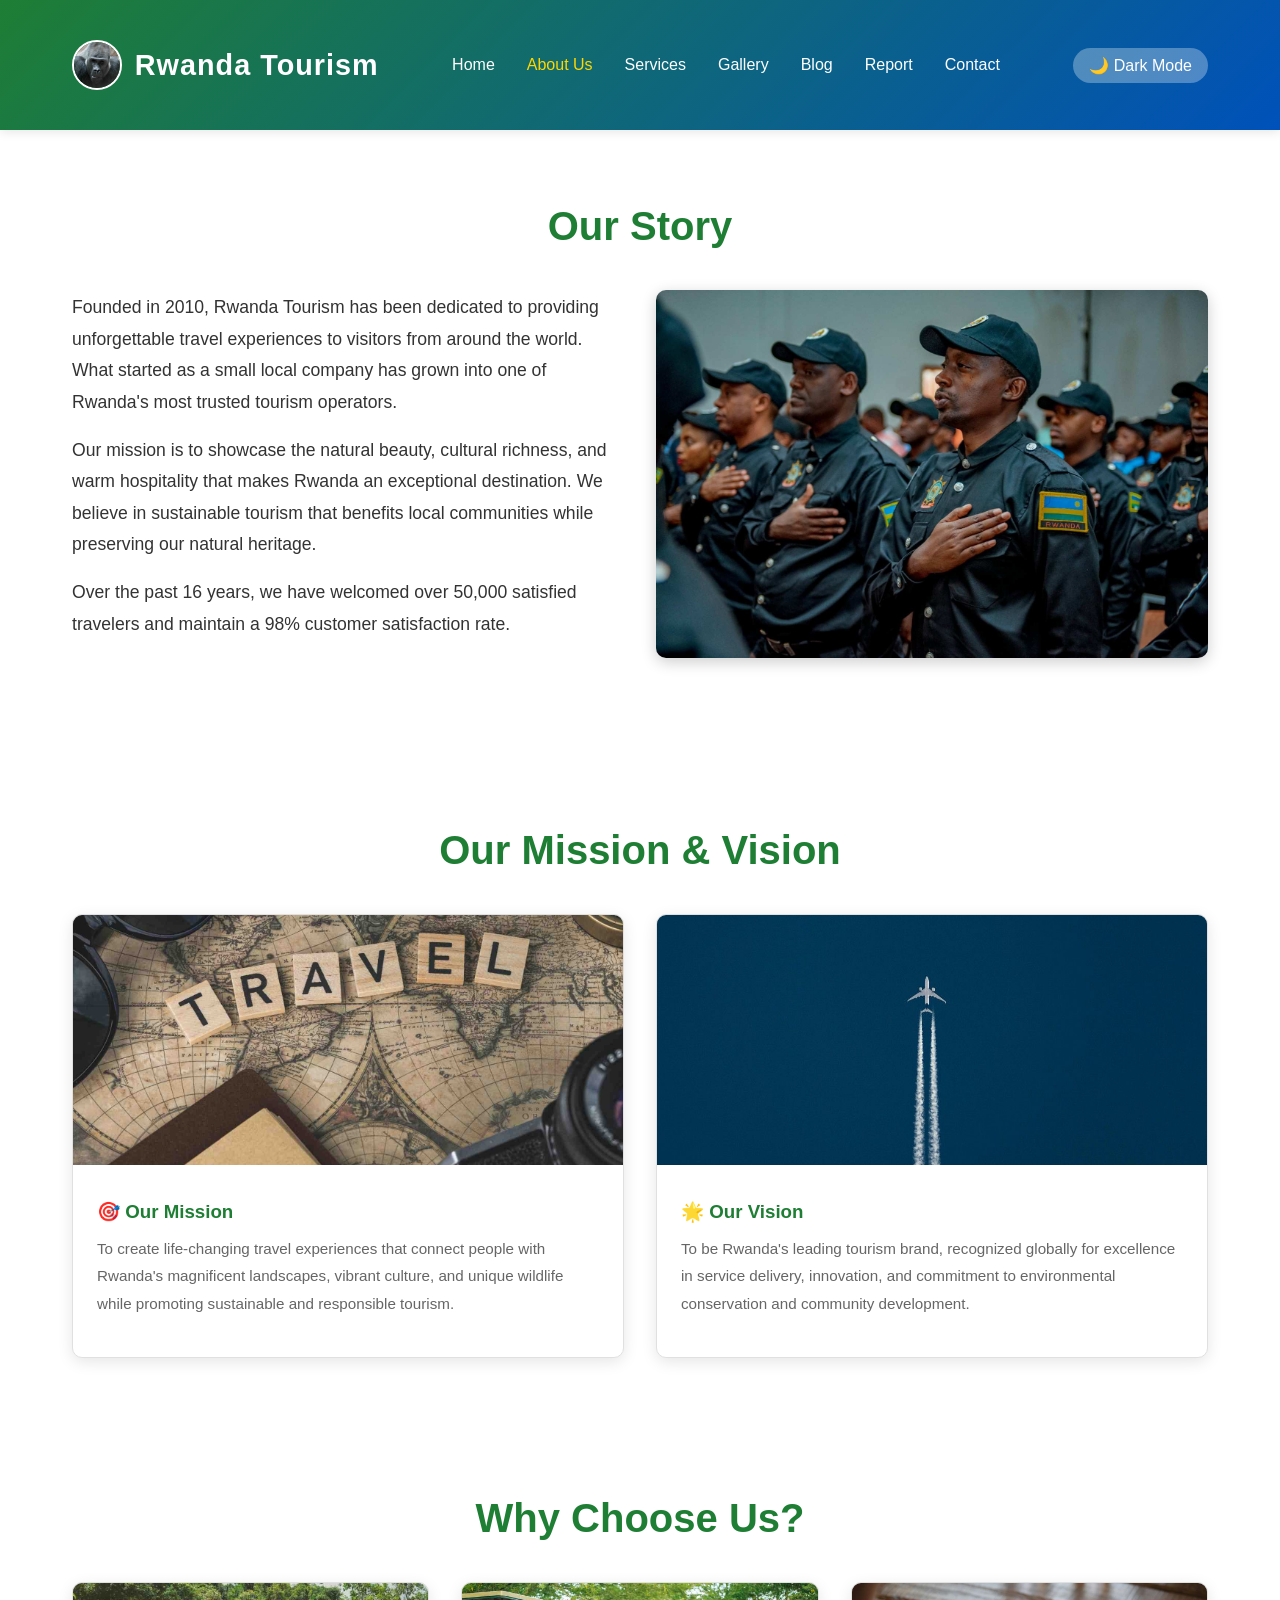
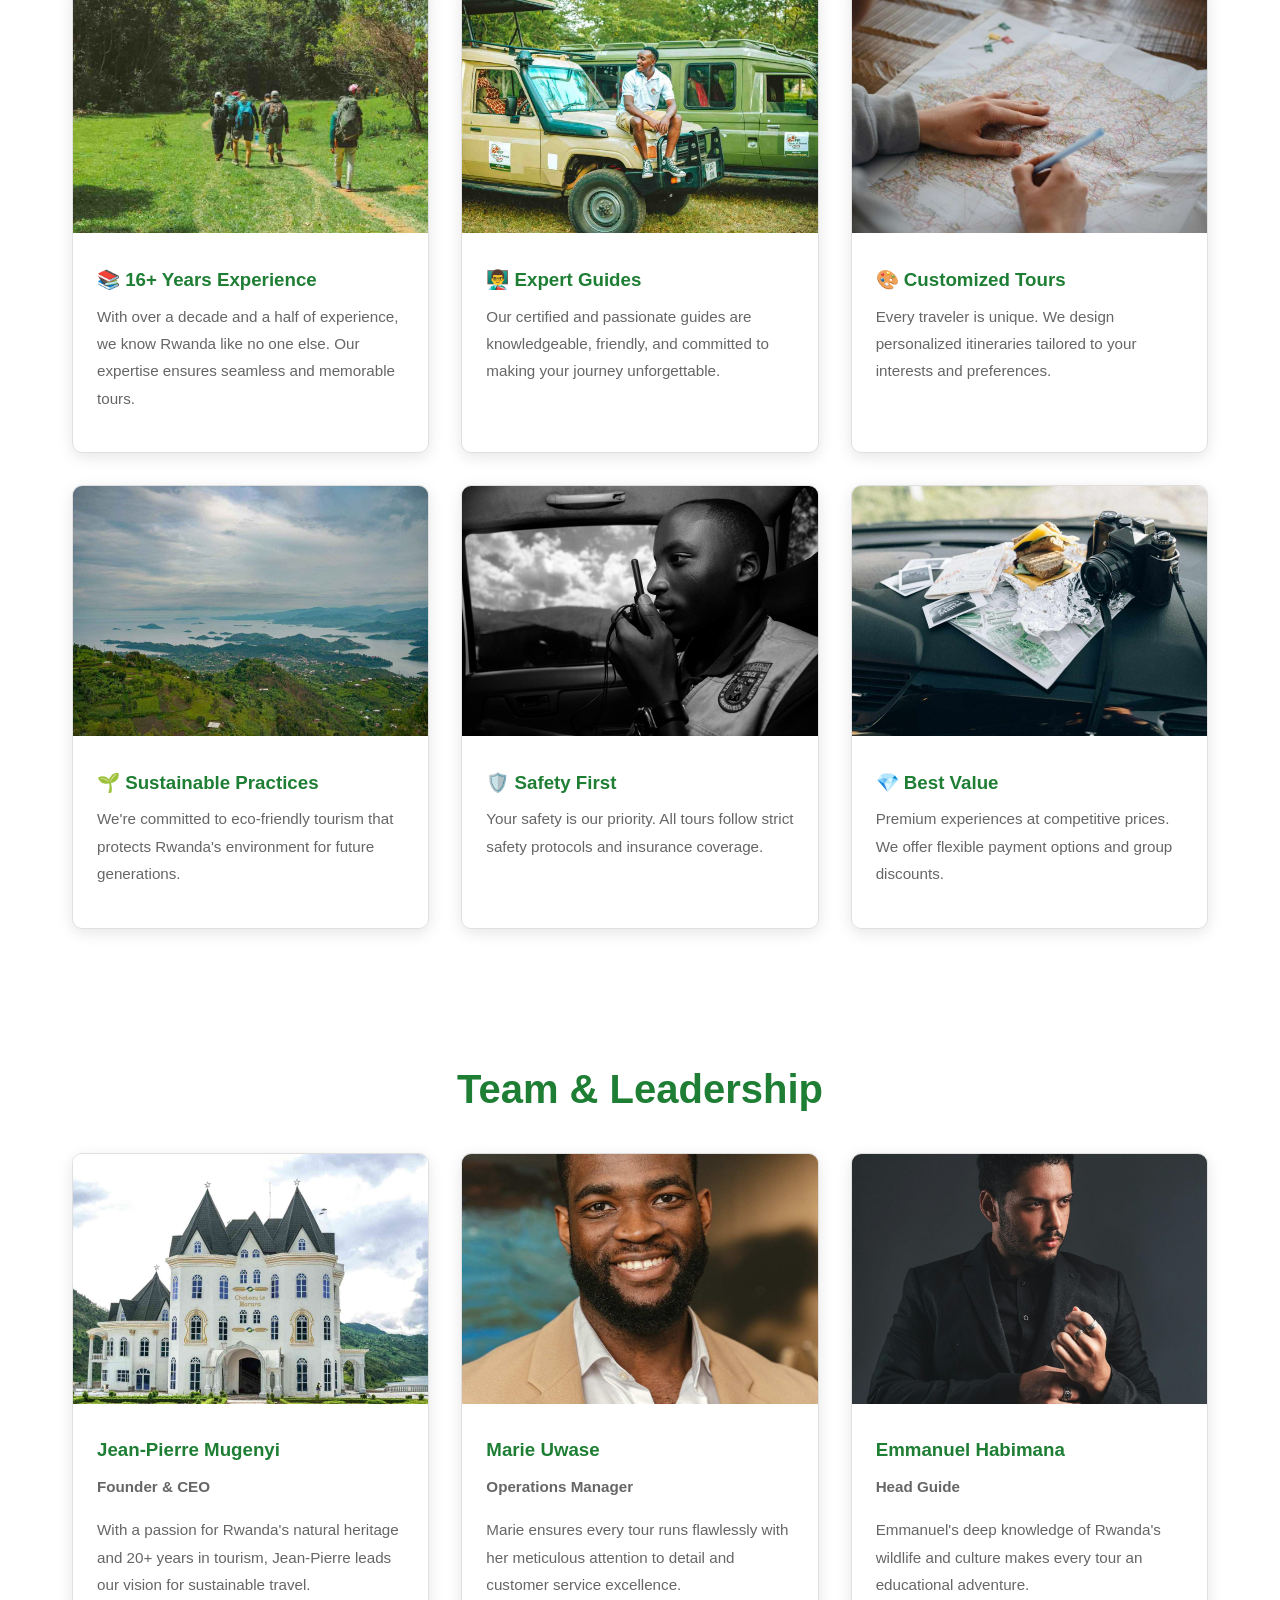
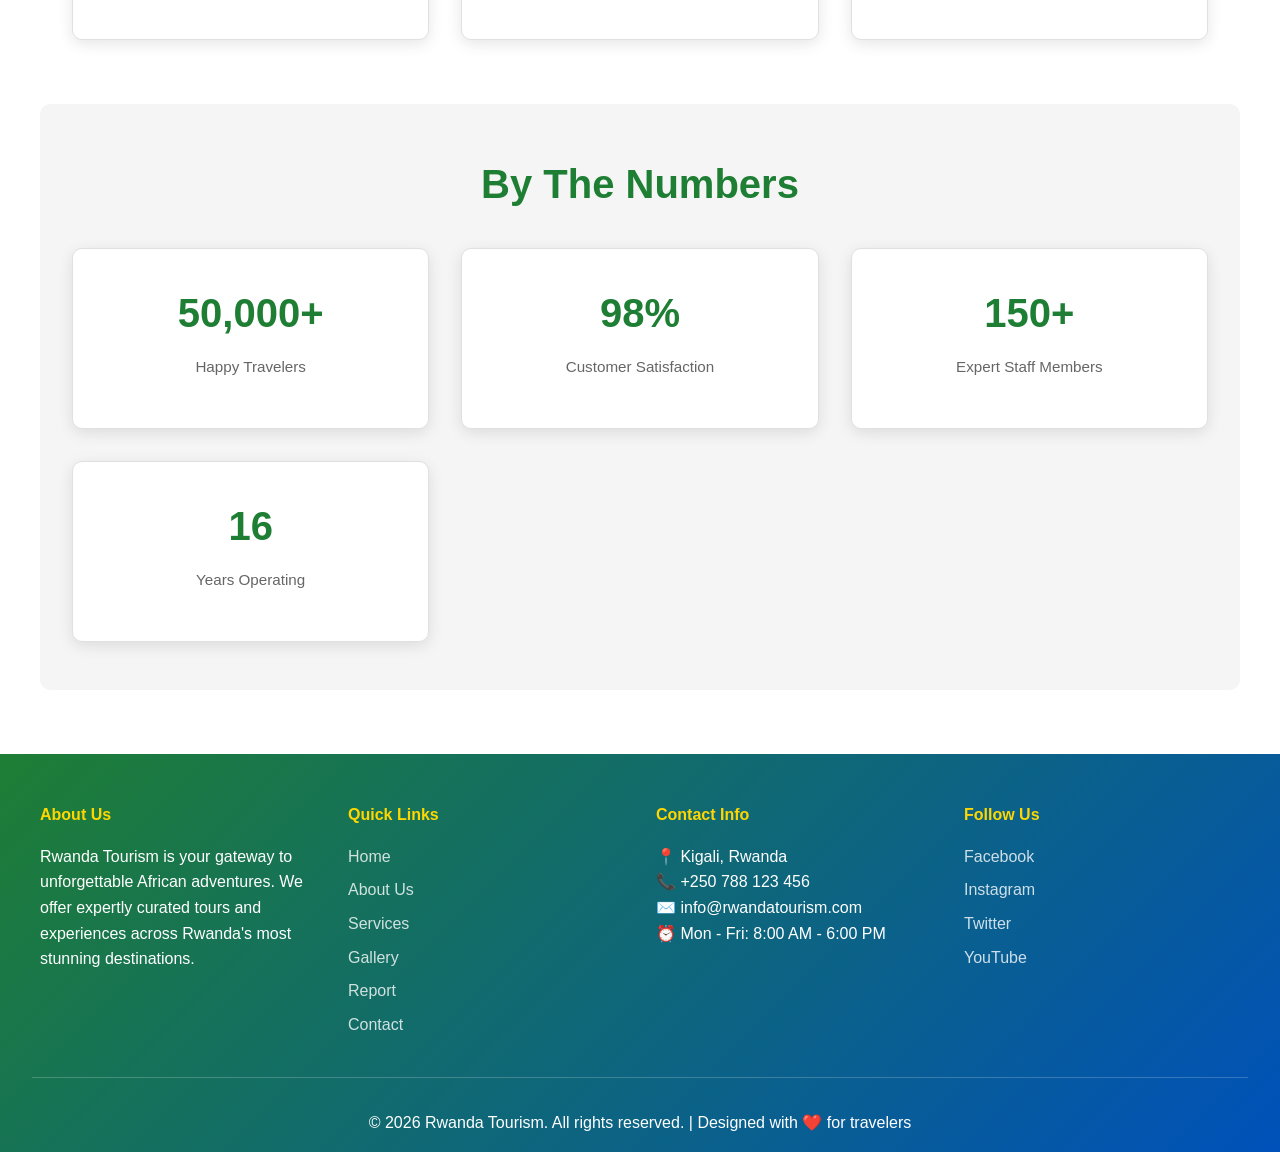
<file: Rwanda Tourism Website (25RP15629)/pages/about.html>
<!DOCTYPE html>
<html lang="en">
<head>
    <meta charset="UTF-8">
    <meta name="viewport" content="width=device-width, initial-scale=1.0">
    <title>About Us - Rwanda Tourism</title>
    <link rel="stylesheet" href="../css/style.css">
</head>
<body>
    <!-- ========== HEADER & NAVIGATION ========== -->
    <header>
        <div class="navbar-container">
            <a href="../index.html" class="logo">
                <img src="../assets/pic1.jpg" alt="Rwanda Tourism Logo" class="logo-img">
                <span class="logo-text">Rwanda Tourism</span>
            </a>
            <nav>
                <ul>
                    <li><a href="../index.html">Home</a></li>
                    <li><a href="about.html">About Us</a></li>
                    <li><a href="services.html">Services</a></li>
                    <li><a href="gallery.html">Gallery</a></li>
                    <li><a href="blog.html">Blog</a></li>
                    <li><a href="report.html">Report</a></li>
                    <li><a href="contact.html">Contact</a></li>
                </ul>
            </nav>
            <button class="dark-mode-toggle">🌙 Dark Mode</button>
            <div class="hamburger">
                <span></span>
                <span></span>
                <span></span>
            </div>
        </div>
    </header>

    <!-- ========== MAIN CONTENT ========== -->
    <main>
        <section>
            <h2>Our Story</h2>
            <div style="display: grid; grid-template-columns: 1fr 1fr; gap: 2rem; align-items: center; margin: 2rem 0;">
                <div>
                    <p>
                        Founded in 2010, Rwanda Tourism has been dedicated to providing unforgettable travel experiences to visitors from around the world. 
                        What started as a small local company has grown into one of Rwanda's most trusted tourism operators.
                    </p>
                    <p>
                        Our mission is to showcase the natural beauty, cultural richness, and warm hospitality that makes Rwanda an exceptional destination. 
                        We believe in sustainable tourism that benefits local communities while preserving our natural heritage.
                    </p>
                    <p>
                        Over the past 16 years, we have welcomed over 50,000 satisfied travelers and maintain a 98% customer satisfaction rate.
                    </p>
                </div>
                <img src="../assets/pic11.jpg" alt="Our Story" style="width: 100%; border-radius: 10px; box-shadow: 0 4px 15px rgba(0, 0, 0, 0.2);">
            </div>
        </section>

        <section>
            <h2>Our Mission & Vision</h2>
            <div class="cards-grid">
                <div class="card">
                    <img src="../assets/pic12.jpg" alt="Mission">
                    <div class="card-content">
                        <h3>🎯 Our Mission</h3>
                        <p>
                            To create life-changing travel experiences that connect people with Rwanda's magnificent landscapes, 
                            vibrant culture, and unique wildlife while promoting sustainable and responsible tourism.
                        </p>
                    </div>
                </div>
                <div class="card">
                    <img src="../assets/pic13.jpg" alt="Vision">
                    <div class="card-content">
                        <h3>🌟 Our Vision</h3>
                        <p>
                            To be Rwanda's leading tourism brand, recognized globally for excellence in service delivery, 
                            innovation, and commitment to environmental conservation and community development.
                        </p>
                    </div>
                </div>
            </div>
        </section>

        <section>
            <h2>Why Choose Us?</h2>
            <div class="cards-grid">
                <div class="card">
                    <img src="../assets/pic14.jpg" alt="Experience">
                    <div class="card-content">
                        <h3>📚 16+ Years Experience</h3>
                        <p>With over a decade and a half of experience, we know Rwanda like no one else. Our expertise ensures seamless and memorable tours.</p>
                    </div>
                </div>
                <div class="card">
                    <img src="../assets/pic15.jpg" alt="Expert Guides">
                    <div class="card-content">
                        <h3>👨‍🏫 Expert Guides</h3>
                        <p>Our certified and passionate guides are knowledgeable, friendly, and committed to making your journey unforgettable.</p>
                    </div>
                </div>
                <div class="card">
                    <img src="../assets/pic16.jpg" alt="Customized Tours">
                    <div class="card-content">
                        <h3>🎨 Customized Tours</h3>
                        <p>Every traveler is unique. We design personalized itineraries tailored to your interests and preferences.</p>
                    </div>
                </div>
                <div class="card">
                    <img src="../assets/pic17.jpg" alt="Sustainability">
                    <div class="card-content">
                        <h3>🌱 Sustainable Practices</h3>
                        <p>We're committed to eco-friendly tourism that protects Rwanda's environment for future generations.</p>
                    </div>
                </div>
                <div class="card">
                    <img src="../assets/pic18.jpg" alt="Safety First">
                    <div class="card-content">
                        <h3>🛡️ Safety First</h3>
                        <p>Your safety is our priority. All tours follow strict safety protocols and insurance coverage.</p>
                    </div>
                </div>
                <div class="card">
                    <img src="../assets/pic19.jpg" alt="Value for Money">
                    <div class="card-content">
                        <h3>💎 Best Value</h3>
                        <p>Premium experiences at competitive prices. We offer flexible payment options and group discounts.</p>
                    </div>
                </div>
            </div>
        </section>

        <section>
            <h2>Team & Leadership</h2>
            <div class="cards-grid">
                <div class="card">
                    <img src="../assets/pic20.jpg" alt="Founder">
                    <div class="card-content">
                        <h3>Jean-Pierre Mugenyi</h3>
                        <p><strong>Founder & CEO</strong></p>
                        <p>With a passion for Rwanda's natural heritage and 20+ years in tourism, Jean-Pierre leads our vision for sustainable travel.</p>
                    </div>
                </div>
                <div class="card">
                    <img src="../assets/pic21.jpg" alt="Operations Manager">
                    <div class="card-content">
                        <h3>Marie Uwase</h3>
                        <p><strong>Operations Manager</strong></p>
                        <p>Marie ensures every tour runs flawlessly with her meticulous attention to detail and customer service excellence.</p>
                    </div>
                </div>
                <div class="card">
                    <img src="../assets/pic22.jpg" alt="Head Guide">
                    <div class="card-content">
                        <h3>Emmanuel Habimana</h3>
                        <p><strong>Head Guide</strong></p>
                        <p>Emmanuel's deep knowledge of Rwanda's wildlife and culture makes every tour an educational adventure.</p>
                    </div>
                </div>
            </div>
        </section>

        <section style="background: var(--light-bg); padding: 3rem 2rem; border-radius: 10px;">
            <h2>By The Numbers</h2>
            <div class="cards-grid">
                <div class="card">
                    <div class="card-content" style="text-align: center; padding: 2rem;">
                        <h3 style="font-size: 2.5rem; color: var(--primary-color);">50,000+</h3>
                        <p>Happy Travelers</p>
                    </div>
                </div>
                <div class="card">
                    <div class="card-content" style="text-align: center; padding: 2rem;">
                        <h3 style="font-size: 2.5rem; color: var(--primary-color);">98%</h3>
                        <p>Customer Satisfaction</p>
                    </div>
                </div>
                <div class="card">
                    <div class="card-content" style="text-align: center; padding: 2rem;">
                        <h3 style="font-size: 2.5rem; color: var(--primary-color);">150+</h3>
                        <p>Expert Staff Members</p>
                    </div>
                </div>
                <div class="card">
                    <div class="card-content" style="text-align: center; padding: 2rem;">
                        <h3 style="font-size: 2.5rem; color: var(--primary-color);">16</h3>
                        <p>Years Operating</p>
                    </div>
                </div>
            </div>
        </section>

    </main>

    <!-- ========== FOOTER ========== -->
    <footer>
        <div class="footer-container">
            <div class="footer-section">
                <h4>About Us</h4>
                <p>Rwanda Tourism is your gateway to unforgettable African adventures. We offer expertly curated tours and experiences across Rwanda's most stunning destinations.</p>
            </div>
            <div class="footer-section">
                <h4>Quick Links</h4>
                <ul>
                    <li><a href="../index.html">Home</a></li>
                    <li><a href="about.html">About Us</a></li>
                    <li><a href="services.html">Services</a></li>
                    <li><a href="gallery.html">Gallery</a></li>
                    <li><a href="report.html">Report</a></li>
                    <li><a href="contact.html">Contact</a></li>
                </ul>
            </div>
            <div class="footer-section">
                <h4>Contact Info</h4>
                <p>📍 Kigali, Rwanda</p>
                <p>📞 +250 788 123 456</p>
                <p>✉️ info@rwandatourism.com</p>
                <p>⏰ Mon - Fri: 8:00 AM - 6:00 PM</p>
            </div>
            <div class="footer-section">
                <h4>Follow Us</h4>
                <ul>
                    <li><a href="#">Facebook</a></li>
                    <li><a href="#">Instagram</a></li>
                    <li><a href="#">Twitter</a></li>
                    <li><a href="#">YouTube</a></li>
                </ul>
            </div>
        </div>
        <div class="footer-bottom">
            <p>&copy; 2026 Rwanda Tourism. All rights reserved. | Designed with ❤️ for travelers</p>
        </div>
    </footer>

    <script src="../js/script.js"></script>
</body>
</html>
</file>
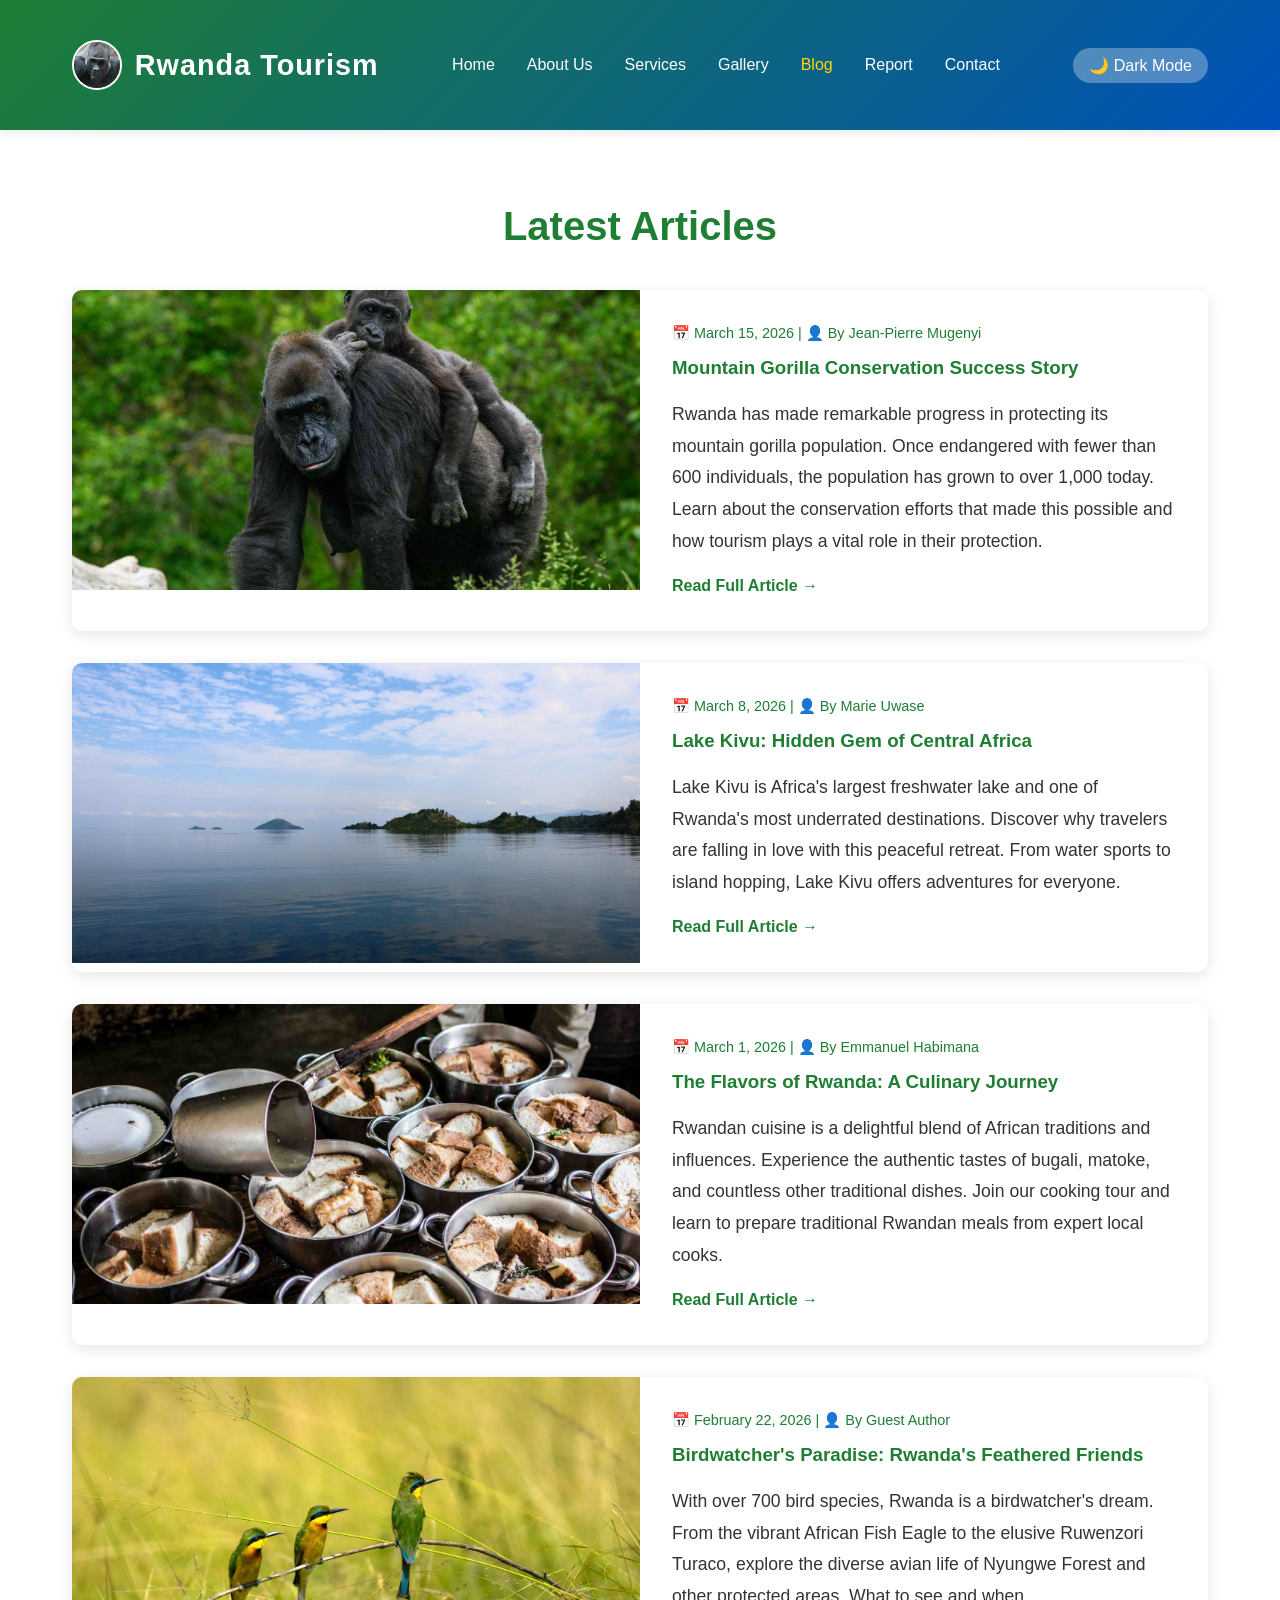
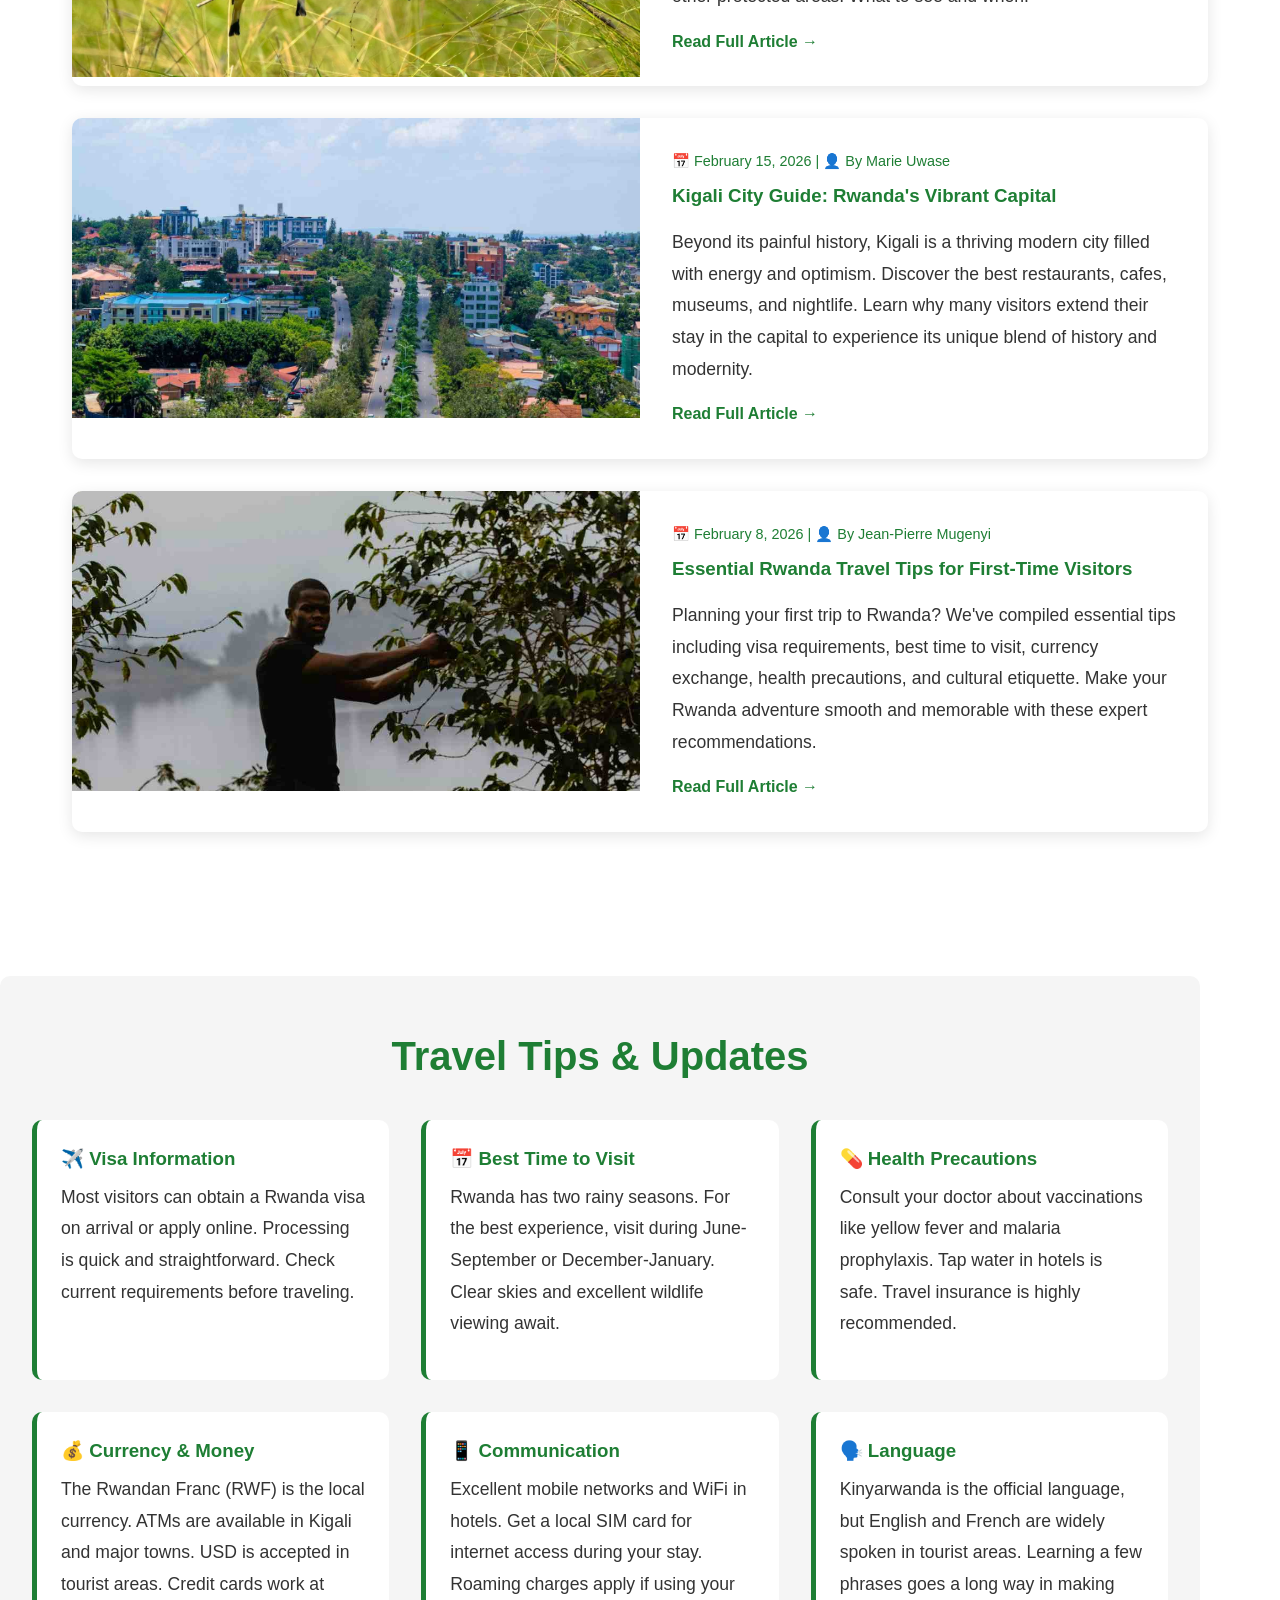
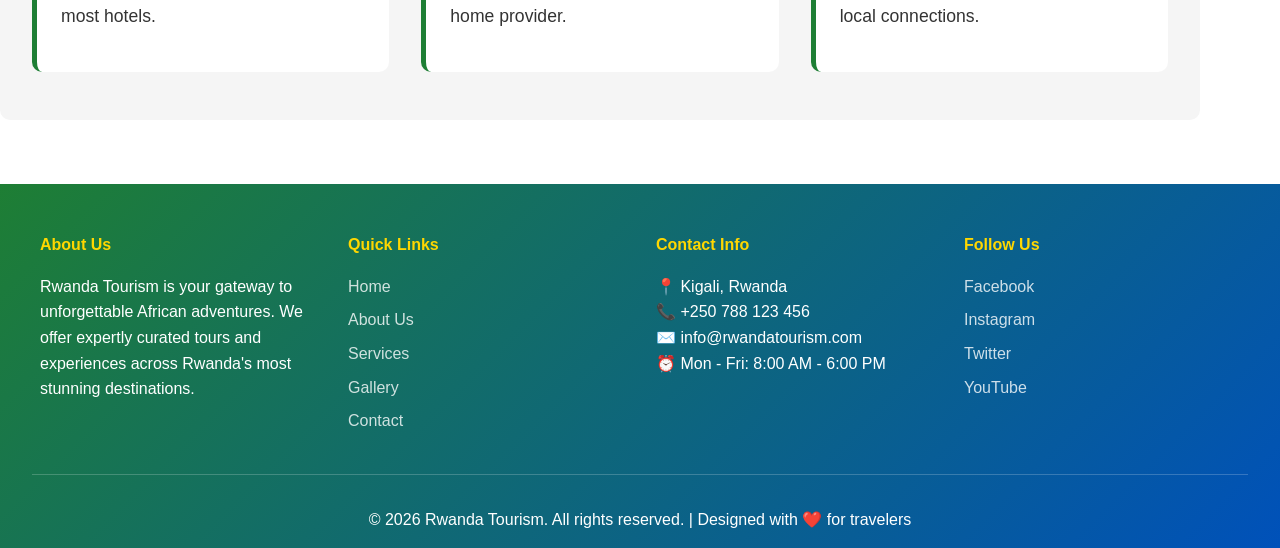
<file: Rwanda Tourism Website (25RP15629)/pages/blog.html>
<!DOCTYPE html>
<html lang="en">
<head>
    <meta charset="UTF-8">
    <meta name="viewport" content="width=device-width, initial-scale=1.0">
    <title>Blog - Rwanda Tourism</title>
    <link rel="stylesheet" href="../css/style.css">
</head>
<body>
    <!-- ========== HEADER & NAVIGATION ========== -->
    <header>
        <div class="navbar-container">
            <a href="../index.html" class="logo">
                <img src="../assets/pic1.jpg" alt="Rwanda Tourism Logo" class="logo-img">
                <span class="logo-text">Rwanda Tourism</span>
            </a>
            <nav>
                <ul>
                    <li><a href="../index.html">Home</a></li>
                    <li><a href="about.html">About Us</a></li>
                    <li><a href="services.html">Services</a></li>
                    <li><a href="gallery.html">Gallery</a></li>
                    <li><a href="blog.html">Blog</a></li>
                    <li><a href="report.html">Report</a></li>
                    <li><a href="contact.html">Contact</a></li>
                </ul>
            </nav>
            <button class="dark-mode-toggle">🌙 Dark Mode</button>
            <div class="hamburger">
                <span></span>
                <span></span>
                <span></span>
            </div>
        </div>
    </header>

    <!-- ========== MAIN CONTENT ========== -->
    <main>
        <section>
            <h2>Latest Articles</h2>
            
            <article class="blog-post">
                <img src="../assets/pic43.jpg" alt="Gorilla Conservation" class="blog-post-image">
                <div class="blog-post-content">
                    <div class="blog-post-meta">📅 March 15, 2026 | 👤 By Jean-Pierre Mugenyi</div>
                    <h3>Mountain Gorilla Conservation Success Story</h3>
                    <p>
                        Rwanda has made remarkable progress in protecting its mountain gorilla population. 
                        Once endangered with fewer than 600 individuals, the population has grown to over 1,000 today. 
                        Learn about the conservation efforts that made this possible and how tourism plays a vital role in their protection.
                    </p>
                    <a href="#" class="read-more">Read Full Article →</a>
                </div>
            </article>

            <article class="blog-post">
                <img src="../assets/pic44.jpg" alt="Lake Kivu Adventure" class="blog-post-image">
                <div class="blog-post-content">
                    <div class="blog-post-meta">📅 March 8, 2026 | 👤 By Marie Uwase</div>
                    <h3>Lake Kivu: Hidden Gem of Central Africa</h3>
                    <p>
                        Lake Kivu is Africa's largest freshwater lake and one of Rwanda's most underrated destinations. 
                        Discover why travelers are falling in love with this peaceful retreat. From water sports to island hopping, 
                        Lake Kivu offers adventures for everyone.
                    </p>
                    <a href="#" class="read-more">Read Full Article →</a>
                </div>
            </article>

            <article class="blog-post">
                <img src="../assets/pic45.jpg" alt="Rwandan Cuisine" class="blog-post-image">
                <div class="blog-post-content">
                    <div class="blog-post-meta">📅 March 1, 2026 | 👤 By Emmanuel Habimana</div>
                    <h3>The Flavors of Rwanda: A Culinary Journey</h3>
                    <p>
                        Rwandan cuisine is a delightful blend of African traditions and influences. 
                        Experience the authentic tastes of bugali, matoke, and countless other traditional dishes. 
                        Join our cooking tour and learn to prepare traditional Rwandan meals from expert local cooks.
                    </p>
                    <a href="#" class="read-more">Read Full Article →</a>
                </div>
            </article>

            <article class="blog-post">
                <img src="../assets/pic46.jpg" alt="Bird Watching" class="blog-post-image">
                <div class="blog-post-content">
                    <div class="blog-post-meta">📅 February 22, 2026 | 👤 By Guest Author</div>
                    <h3>Birdwatcher's Paradise: Rwanda's Feathered Friends</h3>
                    <p>
                        With over 700 bird species, Rwanda is a birdwatcher's dream. 
                        From the vibrant African Fish Eagle to the elusive Ruwenzori Turaco, 
                        explore the diverse avian life of Nyungwe Forest and other protected areas. What to see and when.
                    </p>
                    <a href="#" class="read-more">Read Full Article →</a>
                </div>
            </article>

            <article class="blog-post">
                <img src="../assets/pic47.jpg" alt="Kigali City" class="blog-post-image">
                <div class="blog-post-content">
                    <div class="blog-post-meta">📅 February 15, 2026 | 👤 By Marie Uwase</div>
                    <h3>Kigali City Guide: Rwanda's Vibrant Capital</h3>
                    <p>
                        Beyond its painful history, Kigali is a thriving modern city filled with energy and optimism. 
                        Discover the best restaurants, cafes, museums, and nightlife. Learn why many visitors extend their 
                        stay in the capital to experience its unique blend of history and modernity.
                    </p>
                    <a href="#" class="read-more">Read Full Article →</a>
                </div>
            </article>

            <article class="blog-post">
                <img src="../assets/pic48.jpg" alt="Travel Tips" class="blog-post-image">
                <div class="blog-post-content">
                    <div class="blog-post-meta">📅 February 8, 2026 | 👤 By Jean-Pierre Mugenyi</div>
                    <h3>Essential Rwanda Travel Tips for First-Time Visitors</h3>
                    <p>
                        Planning your first trip to Rwanda? We've compiled essential tips including visa requirements, 
                        best time to visit, currency exchange, health precautions, and cultural etiquette. 
                        Make your Rwanda adventure smooth and memorable with these expert recommendations.
                    </p>
                    <a href="#" class="read-more">Read Full Article →</a>
                </div>
            </article>

        </section>

        <section style="background: var(--light-bg); padding: 3rem 2rem; border-radius: 10px; margin: 3rem 0;">
            <h2>Travel Tips & Updates</h2>
            <div style="display: grid; grid-template-columns: repeat(auto-fit, minmax(300px, 1fr)); gap: 2rem;">
                <div style="background: white; padding: 1.5rem; border-radius: 10px; border-left: 5px solid var(--primary-color);">
                    <h3 style="color: var(--primary-color); margin-bottom: 0.5rem;">✈️ Visa Information</h3>
                    <p>
                        Most visitors can obtain a Rwanda visa on arrival or apply online. Processing is quick and straightforward. 
                        Check current requirements before traveling.
                    </p>
                </div>
                <div style="background: white; padding: 1.5rem; border-radius: 10px; border-left: 5px solid var(--primary-color);">
                    <h3 style="color: var(--primary-color); margin-bottom: 0.5rem;">📅 Best Time to Visit</h3>
                    <p>
                        Rwanda has two rainy seasons. For the best experience, visit during June-September or December-January. 
                        Clear skies and excellent wildlife viewing await.
                    </p>
                </div>
                <div style="background: white; padding: 1.5rem; border-radius: 10px; border-left: 5px solid var(--primary-color);">
                    <h3 style="color: var(--primary-color); margin-bottom: 0.5rem;">💊 Health Precautions</h3>
                    <p>
                        Consult your doctor about vaccinations like yellow fever and malaria prophylaxis. Tap water in hotels is safe. 
                        Travel insurance is highly recommended.
                    </p>
                </div>
                <div style="background: white; padding: 1.5rem; border-radius: 10px; border-left: 5px solid var(--primary-color);">
                    <h3 style="color: var(--primary-color); margin-bottom: 0.5rem;">💰 Currency & Money</h3>
                    <p>
                        The Rwandan Franc (RWF) is the local currency. ATMs are available in Kigali and major towns. 
                        USD is accepted in tourist areas. Credit cards work at most hotels.
                    </p>
                </div>
                <div style="background: white; padding: 1.5rem; border-radius: 10px; border-left: 5px solid var(--primary-color);">
                    <h3 style="color: var(--primary-color); margin-bottom: 0.5rem;">📱 Communication</h3>
                    <p>
                        Excellent mobile networks and WiFi in hotels. Get a local SIM card for internet access during your stay. 
                        Roaming charges apply if using your home provider.
                    </p>
                </div>
                <div style="background: white; padding: 1.5rem; border-radius: 10px; border-left: 5px solid var(--primary-color);">
                    <h3 style="color: var(--primary-color); margin-bottom: 0.5rem;">🗣️ Language</h3>
                    <p>
                        Kinyarwanda is the official language, but English and French are widely spoken in tourist areas. 
                        Learning a few phrases goes a long way in making local connections.
                    </p>
                </div>
            </div>
        </section>

    </main>

    <!-- ========== FOOTER ========== -->
    <footer>
        <div class="footer-container">
            <div class="footer-section">
                <h4>About Us</h4>
                <p>Rwanda Tourism is your gateway to unforgettable African adventures. We offer expertly curated tours and experiences across Rwanda's most stunning destinations.</p>
            </div>
            <div class="footer-section">
                <h4>Quick Links</h4>
                <ul>
                    <li><a href="../index.html">Home</a></li>
                    <li><a href="about.html">About Us</a></li>
                    <li><a href="services.html">Services</a></li>
                    <li><a href="gallery.html">Gallery</a></li>
                    <li><a href="contact.html">Contact</a></li>
                </ul>
            </div>
            <div class="footer-section">
                <h4>Contact Info</h4>
                <p>📍 Kigali, Rwanda</p>
                <p>📞 +250 788 123 456</p>
                <p>✉️ info@rwandatourism.com</p>
                <p>⏰ Mon - Fri: 8:00 AM - 6:00 PM</p>
            </div>
            <div class="footer-section">
                <h4>Follow Us</h4>
                <ul>
                    <li><a href="#">Facebook</a></li>
                    <li><a href="#">Instagram</a></li>
                    <li><a href="#">Twitter</a></li>
                    <li><a href="#">YouTube</a></li>
                </ul>
            </div>
        </div>
        <div class="footer-bottom">
            <p>&copy; 2026 Rwanda Tourism. All rights reserved. | Designed with ❤️ for travelers</p>
        </div>
    </footer>

    <script src="../js/script.js"></script>
</body>
</html>
</file>
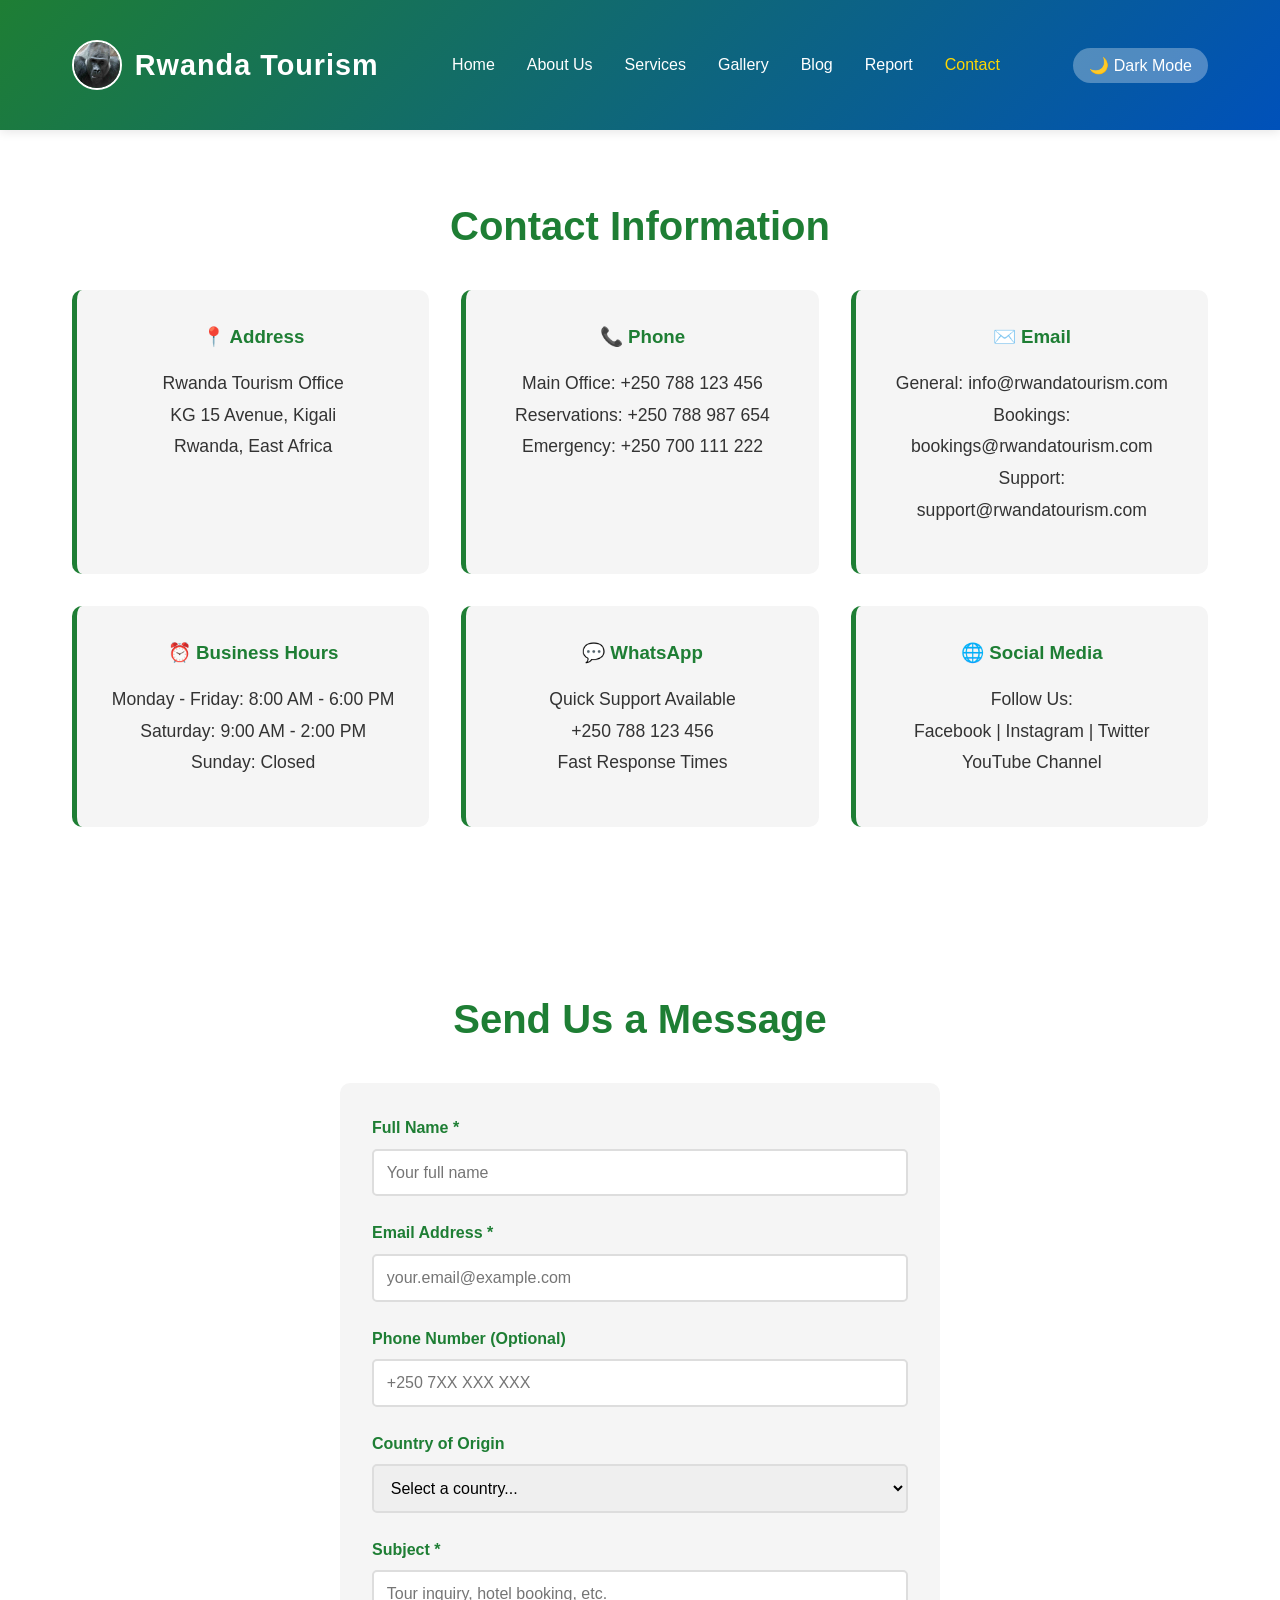
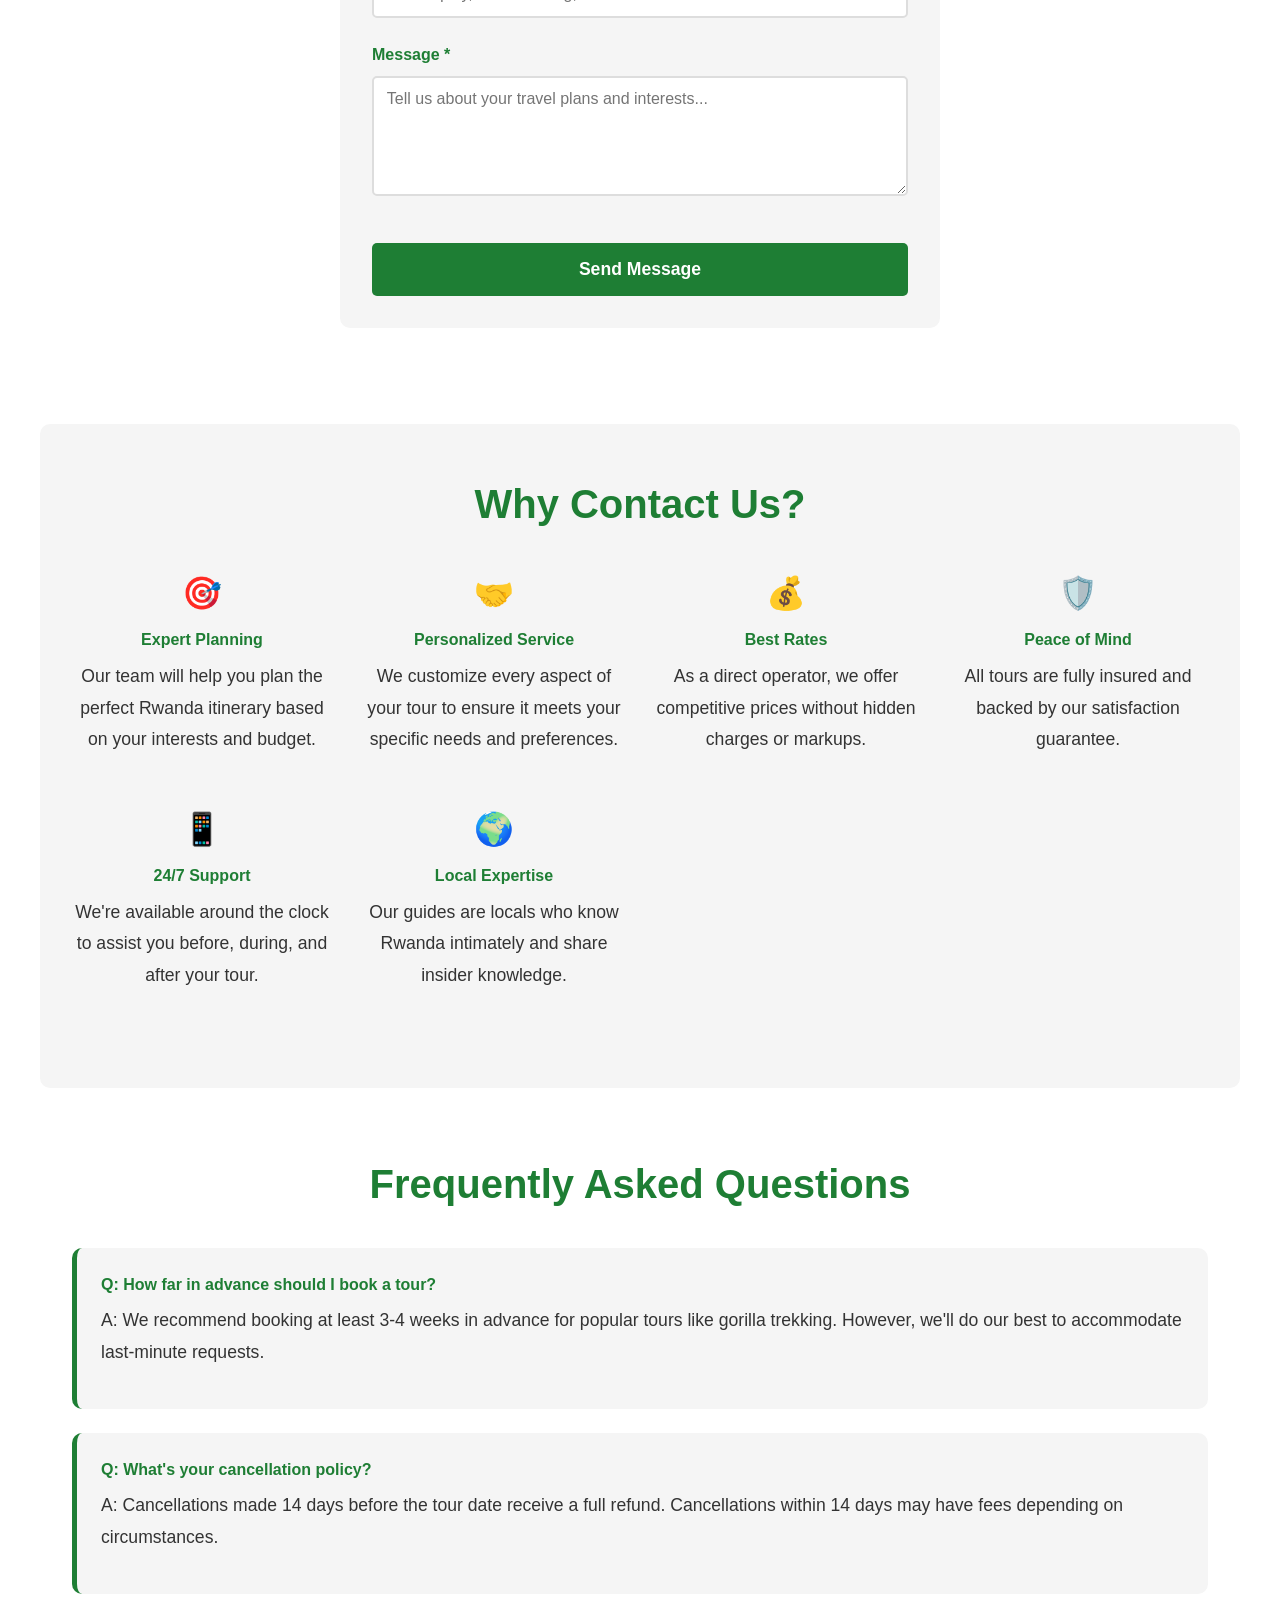
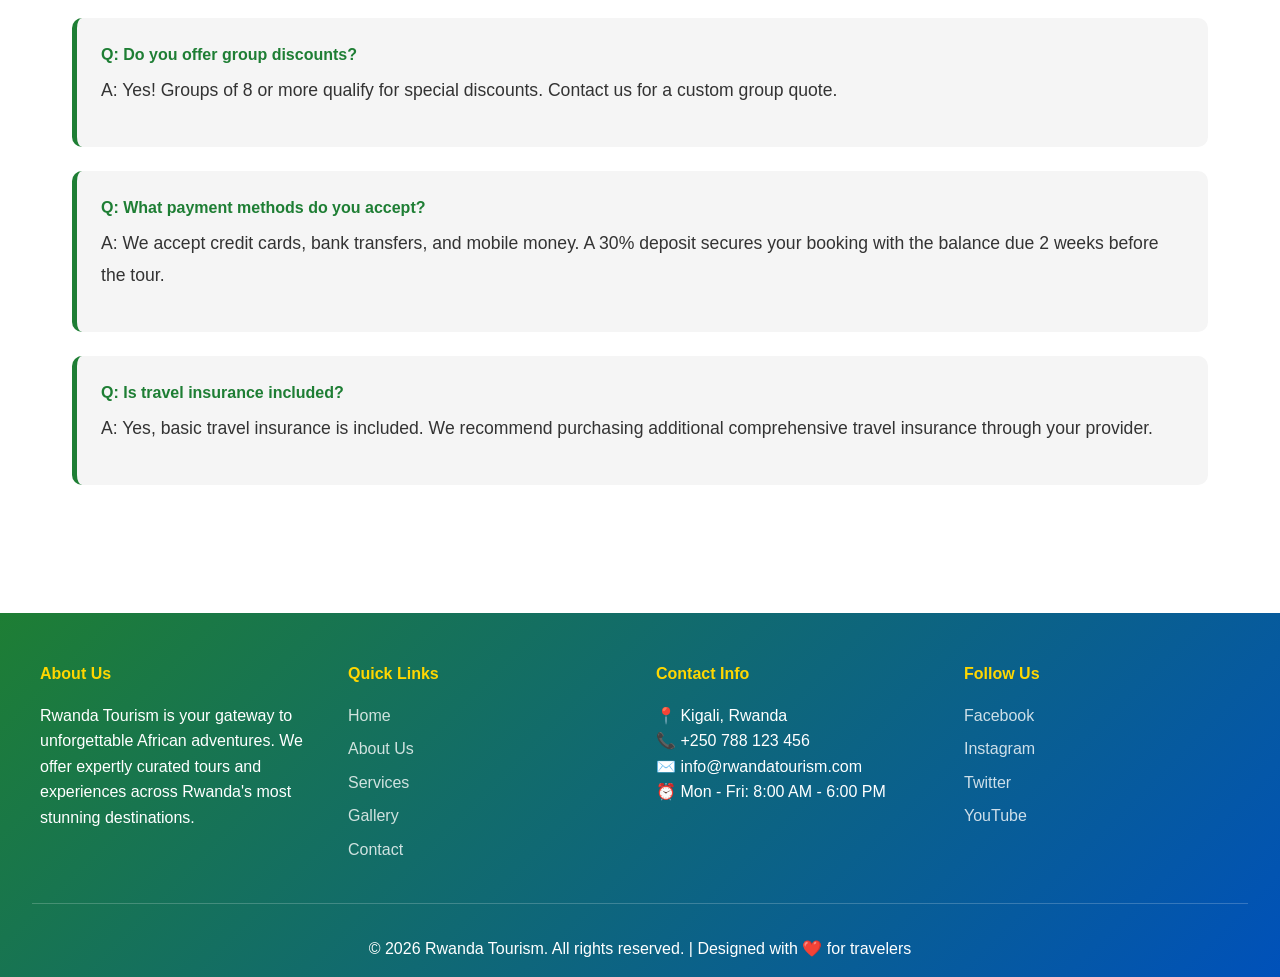
<file: Rwanda Tourism Website (25RP15629)/pages/contact.html>
<!DOCTYPE html>
<html lang="en">
<head>
    <meta charset="UTF-8">
    <meta name="viewport" content="width=device-width, initial-scale=1.0">
    <title>Contact Us - Rwanda Tourism</title>
    <link rel="stylesheet" href="../css/style.css">
</head>
<body>
    <!-- ========== HEADER & NAVIGATION ========== -->
    <header>
        <div class="navbar-container">
            <a href="../index.html" class="logo">
                <img src="../assets/pic1.jpg" alt="Rwanda Tourism Logo" class="logo-img">
                <span class="logo-text">Rwanda Tourism</span>
            </a>
            <nav>
                <ul>
                    <li><a href="../index.html">Home</a></li>
                    <li><a href="about.html">About Us</a></li>
                    <li><a href="services.html">Services</a></li>
                    <li><a href="gallery.html">Gallery</a></li>
                    <li><a href="blog.html">Blog</a></li>
                    <li><a href="report.html">Report</a></li>
                    <li><a href="contact.html">Contact</a></li>
                </ul>
            </nav>
            <button class="dark-mode-toggle">🌙 Dark Mode</button>
            <div class="hamburger">
                <span></span>
                <span></span>
                <span></span>
            </div>
        </div>
    </header>

    <!-- ========== MAIN CONTENT ========== -->
    <main>
        <section>
            <h2>Contact Information</h2>
            <div style="display: grid; grid-template-columns: repeat(auto-fit, minmax(300px, 1fr)); gap: 2rem; margin: 2rem 0;">
                <div style="background: var(--light-bg); padding: 2rem; border-radius: 10px; text-align: center; border-left: 5px solid var(--primary-color);">
                    <h3 style="color: var(--primary-color); margin-bottom: 1rem;">📍 Address</h3>
                    <p>Rwanda Tourism Office<br>
                    KG 15 Avenue, Kigali<br>
                    Rwanda, East Africa</p>
                </div>
                <div style="background: var(--light-bg); padding: 2rem; border-radius: 10px; text-align: center; border-left: 5px solid var(--primary-color);">
                    <h3 style="color: var(--primary-color); margin-bottom: 1rem;">📞 Phone</h3>
                    <p>Main Office: +250 788 123 456<br>
                    Reservations: +250 788 987 654<br>
                    Emergency: +250 700 111 222</p>
                </div>
                <div style="background: var(--light-bg); padding: 2rem; border-radius: 10px; text-align: center; border-left: 5px solid var(--primary-color);">
                    <h3 style="color: var(--primary-color); margin-bottom: 1rem;">✉️ Email</h3>
                    <p>General: info@rwandatourism.com<br>
                    Bookings: bookings@rwandatourism.com<br>
                    Support: support@rwandatourism.com</p>
                </div>
                <div style="background: var(--light-bg); padding: 2rem; border-radius: 10px; text-align: center; border-left: 5px solid var(--primary-color);">
                    <h3 style="color: var(--primary-color); margin-bottom: 1rem;">⏰ Business Hours</h3>
                    <p>Monday - Friday: 8:00 AM - 6:00 PM<br>
                    Saturday: 9:00 AM - 2:00 PM<br>
                    Sunday: Closed</p>
                </div>
                <div style="background: var(--light-bg); padding: 2rem; border-radius: 10px; text-align: center; border-left: 5px solid var(--primary-color);">
                    <h3 style="color: var(--primary-color); margin-bottom: 1rem;">💬 WhatsApp</h3>
                    <p>Quick Support Available<br>
                    +250 788 123 456<br>
                    Fast Response Times</p>
                </div>
                <div style="background: var(--light-bg); padding: 2rem; border-radius: 10px; text-align: center; border-left: 5px solid var(--primary-color);">
                    <h3 style="color: var(--primary-color); margin-bottom: 1rem;">🌐 Social Media</h3>
                    <p>Follow Us:<br>
                    Facebook | Instagram | Twitter<br>
                    YouTube Channel</p>
                </div>
            </div>
        </section>

        <section>
            <h2>Send Us a Message</h2>
            <form class="contact-form">
                <div class="form-group">
                    <label for="name">Full Name *</label>
                    <input type="text" id="name" name="name" placeholder="Your full name" required>
                    <span class="error-message"></span>
                </div>

                <div class="form-group">
                    <label for="email">Email Address *</label>
                    <input type="email" id="email" name="email" placeholder="your.email@example.com" required>
                    <span class="error-message"></span>
                </div>

                <div class="form-group">
                    <label for="phone">Phone Number (Optional)</label>
                    <input type="tel" id="phone" name="phone" placeholder="+250 7XX XXX XXX">
                    <span class="error-message"></span>
                </div>

                <div class="form-group">
                    <label for="country">Country of Origin</label>
                    <select id="country" name="country">
                        <option value="">Select a country...</option>
                        <option value="Rwanda">Rwanda</option>
                        <option value="Uganda">Uganda</option>
                        <option value="Kenya">Kenya</option>
                        <option value="Tanzania">Tanzania</option>
                        <option value="USA">USA</option>
                        <option value="UK">UK</option>
                        <option value="France">France</option>
                        <option value="Germany">Germany</option>
                        <option value="Canada">Canada</option>
                        <option value="Australia">Australia</option>
                        <option value="Other">Other</option>
                    </select>
                </div>

                <div class="form-group">
                    <label for="subject">Subject *</label>
                    <input type="text" id="subject" name="subject" placeholder="Tour inquiry, hotel booking, etc." required>
                    <span class="error-message"></span>
                </div>

                <div class="form-group">
                    <label for="message">Message *</label>
                    <textarea id="message" name="message" placeholder="Tell us about your travel plans and interests..." required></textarea>
                    <span class="error-message"></span>
                </div>

                <button type="submit" class="cta-button" style="width: 100%; padding: 1rem; font-size: 1.1rem; margin-top: 1rem;">
                    Send Message
                </button>
            </form>
        </section>

        <section style="background: var(--light-bg); padding: 3rem 2rem; border-radius: 10px;">
            <h2>Why Contact Us?</h2>
            <div style="display: grid; grid-template-columns: repeat(auto-fit, minmax(250px, 1fr)); gap: 2rem; margin: 2rem 0;">
                <div style="text-align: center;">
                    <h3 style="color: var(--primary-color); font-size: 2rem; margin-bottom: 0.5rem;">🎯</h3>
                    <h4 style="color: var(--primary-color); margin-bottom: 0.5rem;">Expert Planning</h4>
                    <p>Our team will help you plan the perfect Rwanda itinerary based on your interests and budget.</p>
                </div>
                <div style="text-align: center;">
                    <h3 style="color: var(--primary-color); font-size: 2rem; margin-bottom: 0.5rem;">🤝</h3>
                    <h4 style="color: var(--primary-color); margin-bottom: 0.5rem;">Personalized Service</h4>
                    <p>We customize every aspect of your tour to ensure it meets your specific needs and preferences.</p>
                </div>
                <div style="text-align: center;">
                    <h3 style="color: var(--primary-color); font-size: 2rem; margin-bottom: 0.5rem;">💰</h3>
                    <h4 style="color: var(--primary-color); margin-bottom: 0.5rem;">Best Rates</h4>
                    <p>As a direct operator, we offer competitive prices without hidden charges or markups.</p>
                </div>
                <div style="text-align: center;">
                    <h3 style="color: var(--primary-color); font-size: 2rem; margin-bottom: 0.5rem;">🛡️</h3>
                    <h4 style="color: var(--primary-color); margin-bottom: 0.5rem;">Peace of Mind</h4>
                    <p>All tours are fully insured and backed by our satisfaction guarantee.</p>
                </div>
                <div style="text-align: center;">
                    <h3 style="color: var(--primary-color); font-size: 2rem; margin-bottom: 0.5rem;">📱</h3>
                    <h4 style="color: var(--primary-color); margin-bottom: 0.5rem;">24/7 Support</h4>
                    <p>We're available around the clock to assist you before, during, and after your tour.</p>
                </div>
                <div style="text-align: center;">
                    <h3 style="color: var(--primary-color); font-size: 2rem; margin-bottom: 0.5rem;">🌍</h3>
                    <h4 style="color: var(--primary-color); margin-bottom: 0.5rem;">Local Expertise</h4>
                    <p>Our guides are locals who know Rwanda intimately and share insider knowledge.</p>
                </div>
            </div>
        </section>

        <section>
            <h2>Frequently Asked Questions</h2>
            <div style="display: grid; grid-template-columns: 1fr; gap: 1.5rem;">
                <div style="background: var(--light-bg); padding: 1.5rem; border-radius: 10px; border-left: 5px solid var(--primary-color);">
                    <h4 style="color: var(--primary-color); margin-bottom: 0.5rem;">Q: How far in advance should I book a tour?</h4>
                    <p>A: We recommend booking at least 3-4 weeks in advance for popular tours like gorilla trekking. However, we'll do our best to accommodate last-minute requests.</p>
                </div>
                <div style="background: var(--light-bg); padding: 1.5rem; border-radius: 10px; border-left: 5px solid var(--primary-color);">
                    <h4 style="color: var(--primary-color); margin-bottom: 0.5rem;">Q: What's your cancellation policy?</h4>
                    <p>A: Cancellations made 14 days before the tour date receive a full refund. Cancellations within 14 days may have fees depending on circumstances.</p>
                </div>
                <div style="background: var(--light-bg); padding: 1.5rem; border-radius: 10px; border-left: 5px solid var(--primary-color);">
                    <h4 style="color: var(--primary-color); margin-bottom: 0.5rem;">Q: Do you offer group discounts?</h4>
                    <p>A: Yes! Groups of 8 or more qualify for special discounts. Contact us for a custom group quote.</p>
                </div>
                <div style="background: var(--light-bg); padding: 1.5rem; border-radius: 10px; border-left: 5px solid var(--primary-color);">
                    <h4 style="color: var(--primary-color); margin-bottom: 0.5rem;">Q: What payment methods do you accept?</h4>
                    <p>A: We accept credit cards, bank transfers, and mobile money. A 30% deposit secures your booking with the balance due 2 weeks before the tour.</p>
                </div>
                <div style="background: var(--light-bg); padding: 1.5rem; border-radius: 10px; border-left: 5px solid var(--primary-color);">
                    <h4 style="color: var(--primary-color); margin-bottom: 0.5rem;">Q: Is travel insurance included?</h4>
                    <p>A: Yes, basic travel insurance is included. We recommend purchasing additional comprehensive travel insurance through your provider.</p>
                </div>
            </div>
        </section>

    </main>

    <!-- ========== SUCCESS MODAL ========== -->
    <div id="successModal" class="modal">
        <div class="modal-content">
            <span class="modal-close">&times;</span>
            <h3 style="color: var(--primary-color); margin-bottom: 1rem;">✅ Thank You!</h3>
            <p>Your message has been received successfully.</p>
            <p style="margin-top: 1rem; font-size: 0.95rem;">We will review your inquiry and get back to you within 24 hours at the email address provided.</p>
        </div>
    </div>

    <!-- ========== FOOTER ========== -->
    <footer>
        <div class="footer-container">
            <div class="footer-section">
                <h4>About Us</h4>
                <p>Rwanda Tourism is your gateway to unforgettable African adventures. We offer expertly curated tours and experiences across Rwanda's most stunning destinations.</p>
            </div>
            <div class="footer-section">
                <h4>Quick Links</h4>
                <ul>
                    <li><a href="../index.html">Home</a></li>
                    <li><a href="about.html">About Us</a></li>
                    <li><a href="services.html">Services</a></li>
                    <li><a href="gallery.html">Gallery</a></li>
                    <li><a href="contact.html">Contact</a></li>
                </ul>
            </div>
            <div class="footer-section">
                <h4>Contact Info</h4>
                <p>📍 Kigali, Rwanda</p>
                <p>📞 +250 788 123 456</p>
                <p>✉️ info@rwandatourism.com</p>
                <p>⏰ Mon - Fri: 8:00 AM - 6:00 PM</p>
            </div>
            <div class="footer-section">
                <h4>Follow Us</h4>
                <ul>
                    <li><a href="#">Facebook</a></li>
                    <li><a href="#">Instagram</a></li>
                    <li><a href="#">Twitter</a></li>
                    <li><a href="#">YouTube</a></li>
                </ul>
            </div>
        </div>
        <div class="footer-bottom">
            <p>&copy; 2026 Rwanda Tourism. All rights reserved. | Designed with ❤️ for travelers</p>
        </div>
    </footer>

    <script src="../js/script.js"></script>
</body>
</html>
</file>
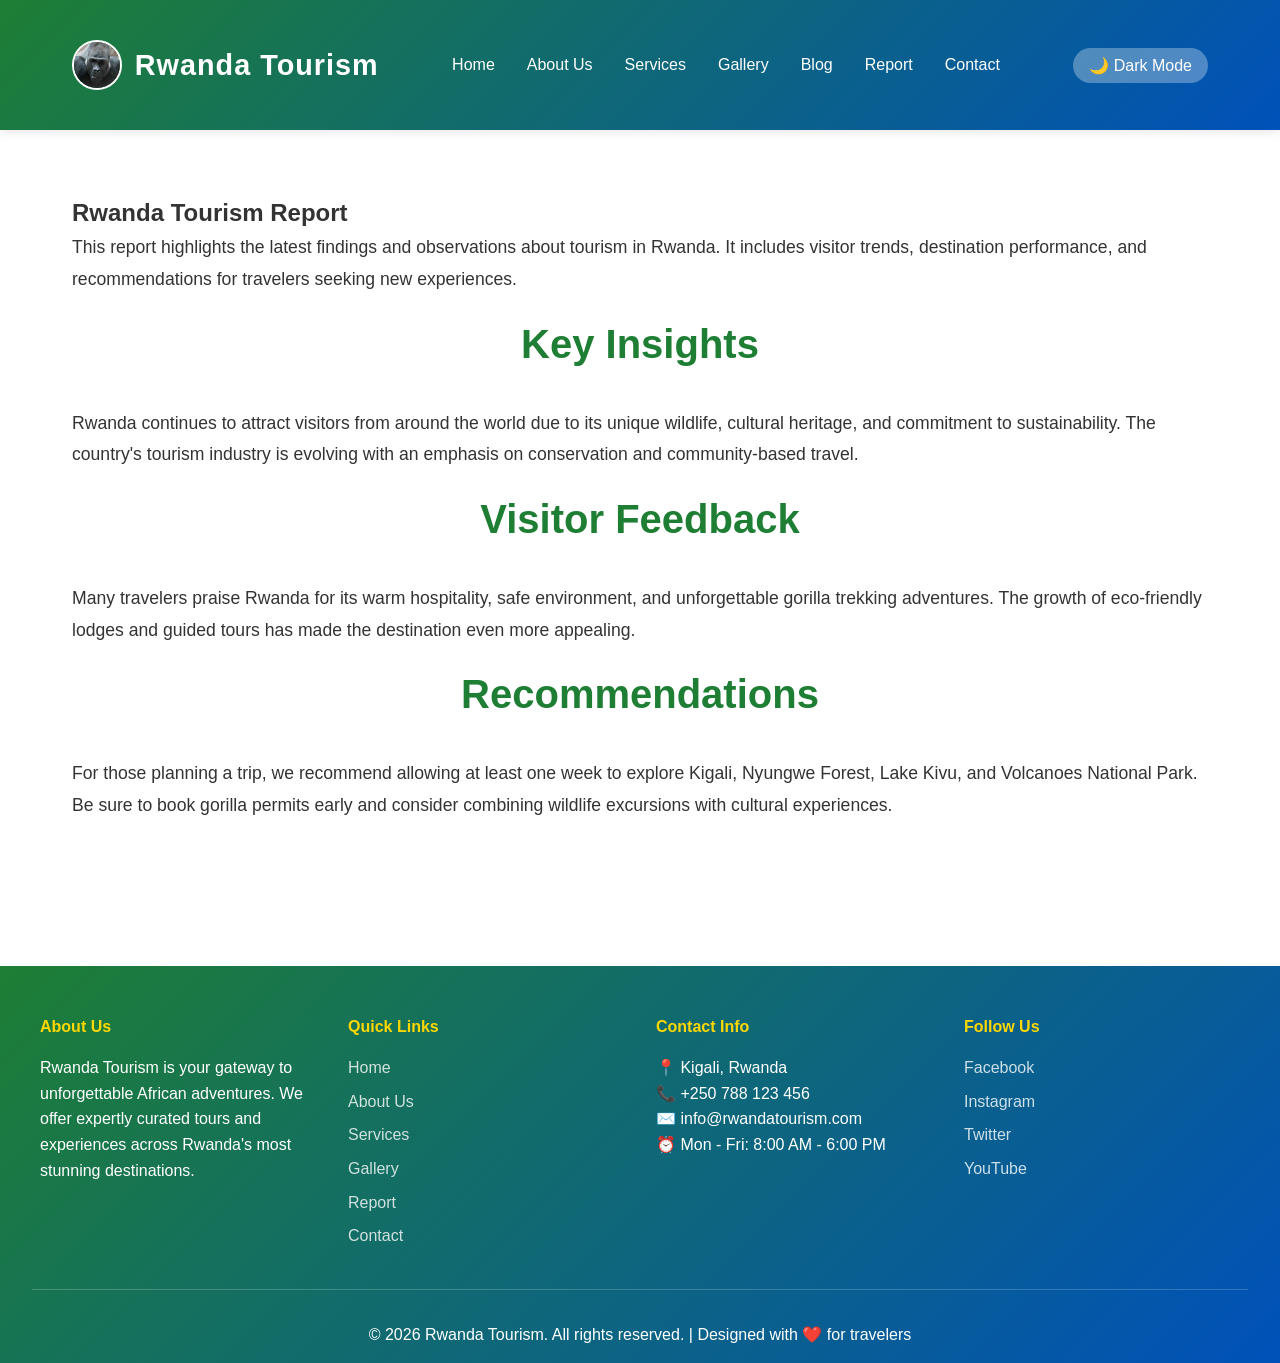
<file: Rwanda Tourism Website (25RP15629)/pages/report.html>
<!DOCTYPE html>
<html lang="en">
<head>
    <meta charset="UTF-8">
    <meta name="viewport" content="width=device-width, initial-scale=1.0">
    <title>Rwanda Tourism - Report</title>
    <link rel="stylesheet" href="../css/style.css">
</head>
<body>
    <header>
        <div class="navbar-container">
            <a href="../index.html" class="logo">
                <img src="../assets/pic1.jpg" alt="Rwanda Tourism Logo" class="logo-img">
                <span class="logo-text">Rwanda Tourism</span>
            </a>
            <nav>
                <ul>
                    <li><a href="../index.html">Home</a></li>
                    <li><a href="about.html">About Us</a></li>
                    <li><a href="services.html">Services</a></li>
                    <li><a href="gallery.html">Gallery</a></li>
                    <li><a href="blog.html">Blog</a></li>
                    <li><a href="report.html" class="active">Report</a></li>
                    <li><a href="contact.html">Contact</a></li>
                </ul>
            </nav>
            <button class="dark-mode-toggle">🌙 Dark Mode</button>
            <div class="hamburger">
                <span></span>
                <span></span>
                <span></span>
            </div>
        </div>
    </header>

    <main class="page-content">
        <section class="report-page">
            <h1>Rwanda Tourism Report</h1>
            <p>This report highlights the latest findings and observations about tourism in Rwanda. It includes visitor trends, destination performance, and recommendations for travelers seeking new experiences.</p>

            <h2>Key Insights</h2>
            <p>Rwanda continues to attract visitors from around the world due to its unique wildlife, cultural heritage, and commitment to sustainability. The country's tourism industry is evolving with an emphasis on conservation and community-based travel.</p>

            <h2>Visitor Feedback</h2>
            <p>Many travelers praise Rwanda for its warm hospitality, safe environment, and unforgettable gorilla trekking adventures. The growth of eco-friendly lodges and guided tours has made the destination even more appealing.</p>

            <h2>Recommendations</h2>
            <p>For those planning a trip, we recommend allowing at least one week to explore Kigali, Nyungwe Forest, Lake Kivu, and Volcanoes National Park. Be sure to book gorilla permits early and consider combining wildlife excursions with cultural experiences.</p>
        </section>
    </main>

    <footer>
        <div class="footer-container">
            <div class="footer-section">
                <h4>About Us</h4>
                <p>Rwanda Tourism is your gateway to unforgettable African adventures. We offer expertly curated tours and experiences across Rwanda's most stunning destinations.</p>
            </div>
            <div class="footer-section">
                <h4>Quick Links</h4>
                <ul>
                    <li><a href="../index.html">Home</a></li>
                    <li><a href="about.html">About Us</a></li>
                    <li><a href="services.html">Services</a></li>
                    <li><a href="gallery.html">Gallery</a></li>
                    <li><a href="report.html">Report</a></li>
                    <li><a href="contact.html">Contact</a></li>
                </ul>
            </div>
            <div class="footer-section">
                <h4>Contact Info</h4>
                <p>📍 Kigali, Rwanda</p>
                <p>📞 +250 788 123 456</p>
                <p>✉️ info@rwandatourism.com</p>
                <p>⏰ Mon - Fri: 8:00 AM - 6:00 PM</p>
            </div>
            <div class="footer-section">
                <h4>Follow Us</h4>
                <ul>
                    <li><a href="#">Facebook</a></li>
                    <li><a href="#">Instagram</a></li>
                    <li><a href="#">Twitter</a></li>
                    <li><a href="#">YouTube</a></li>
                </ul>
            </div>
        </div>
        <div class="footer-bottom">
            <p>&copy; 2026 Rwanda Tourism. All rights reserved. | Designed with ❤️ for travelers</p>
        </div>
    </footer>
</body>
</html>
</file>
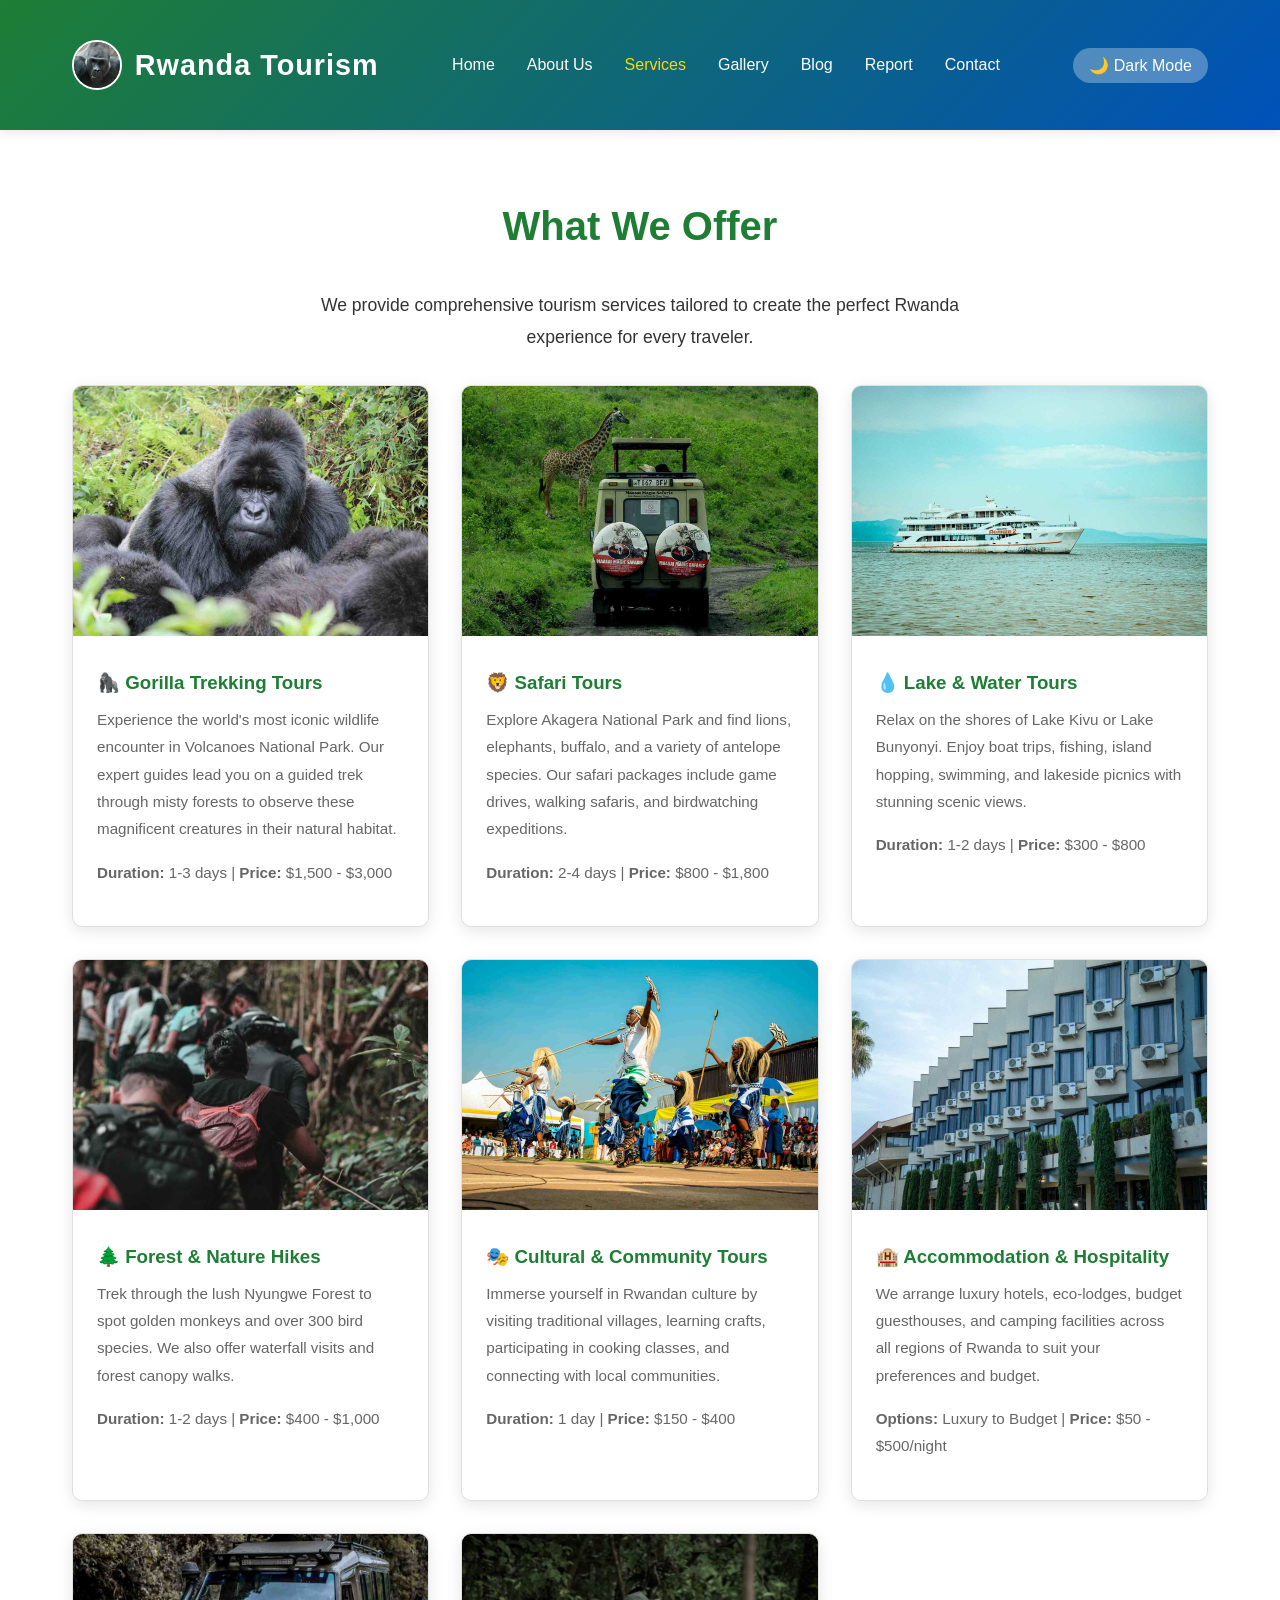
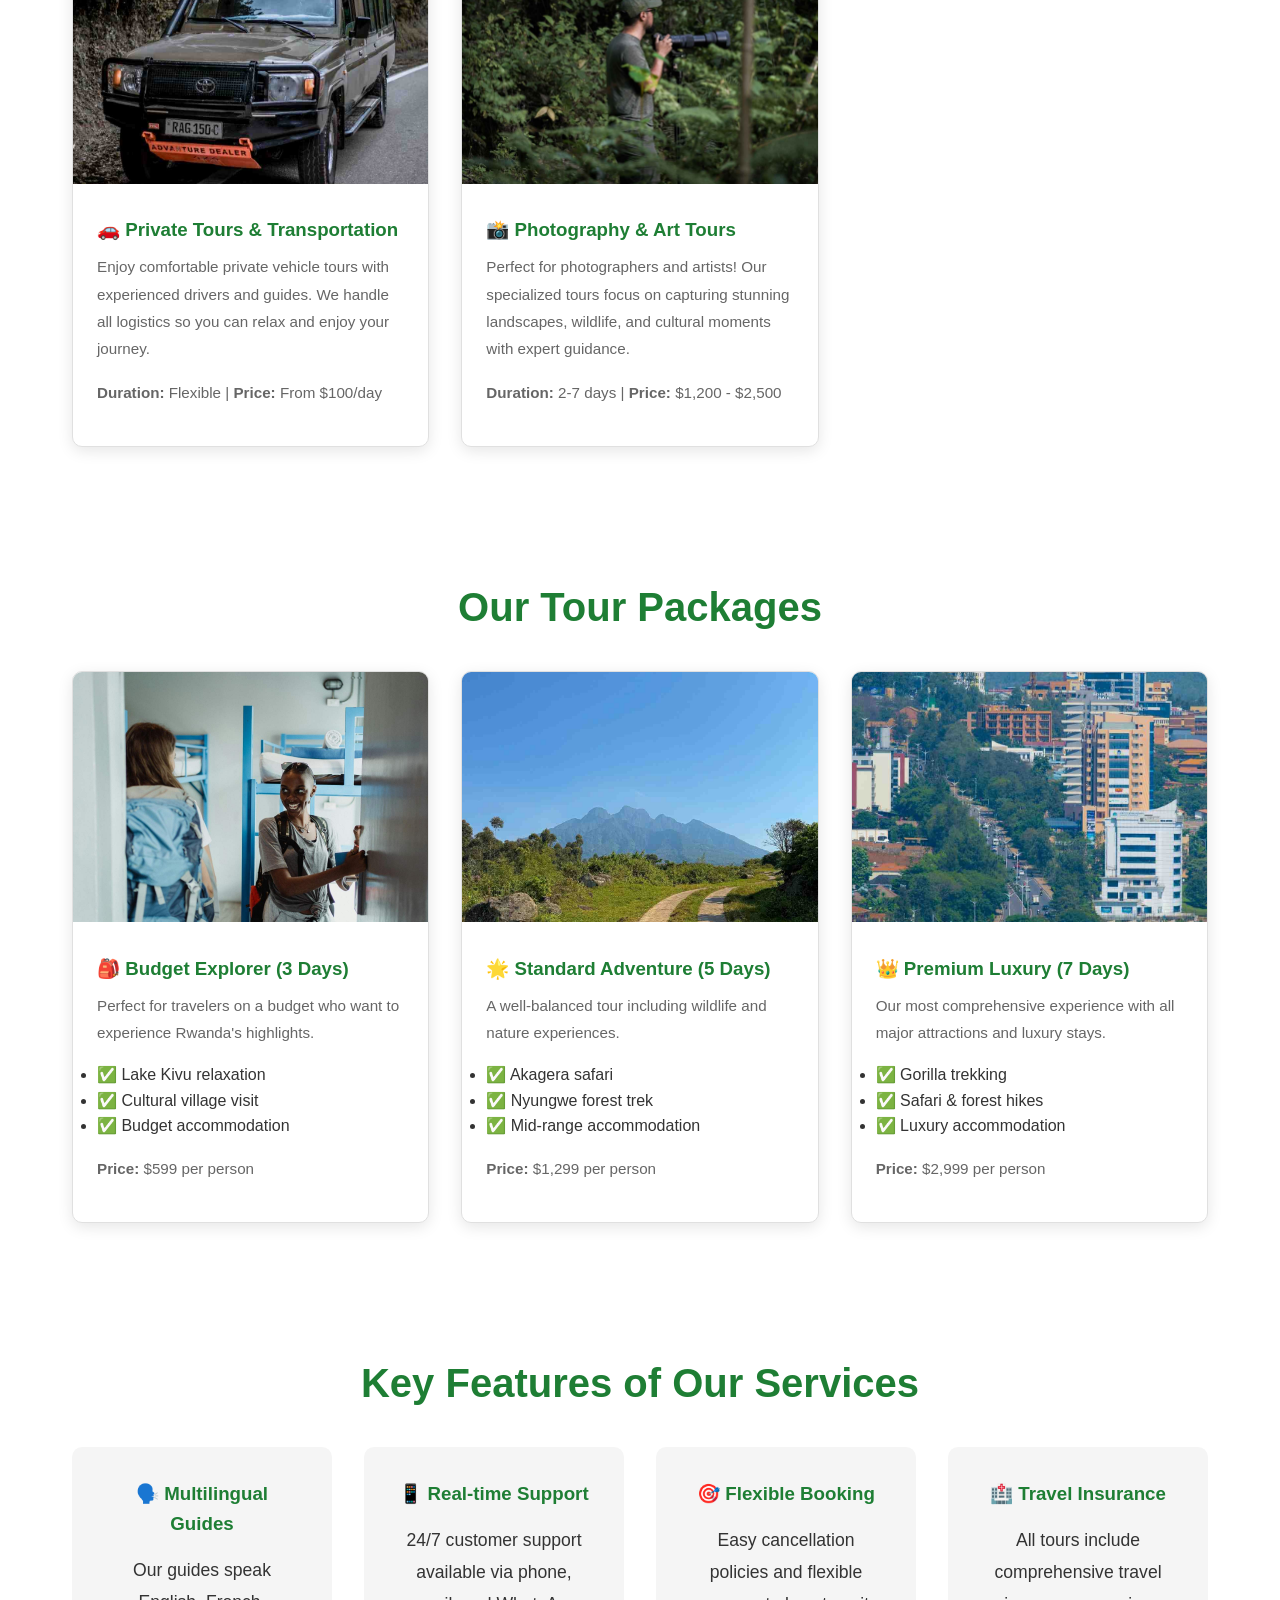
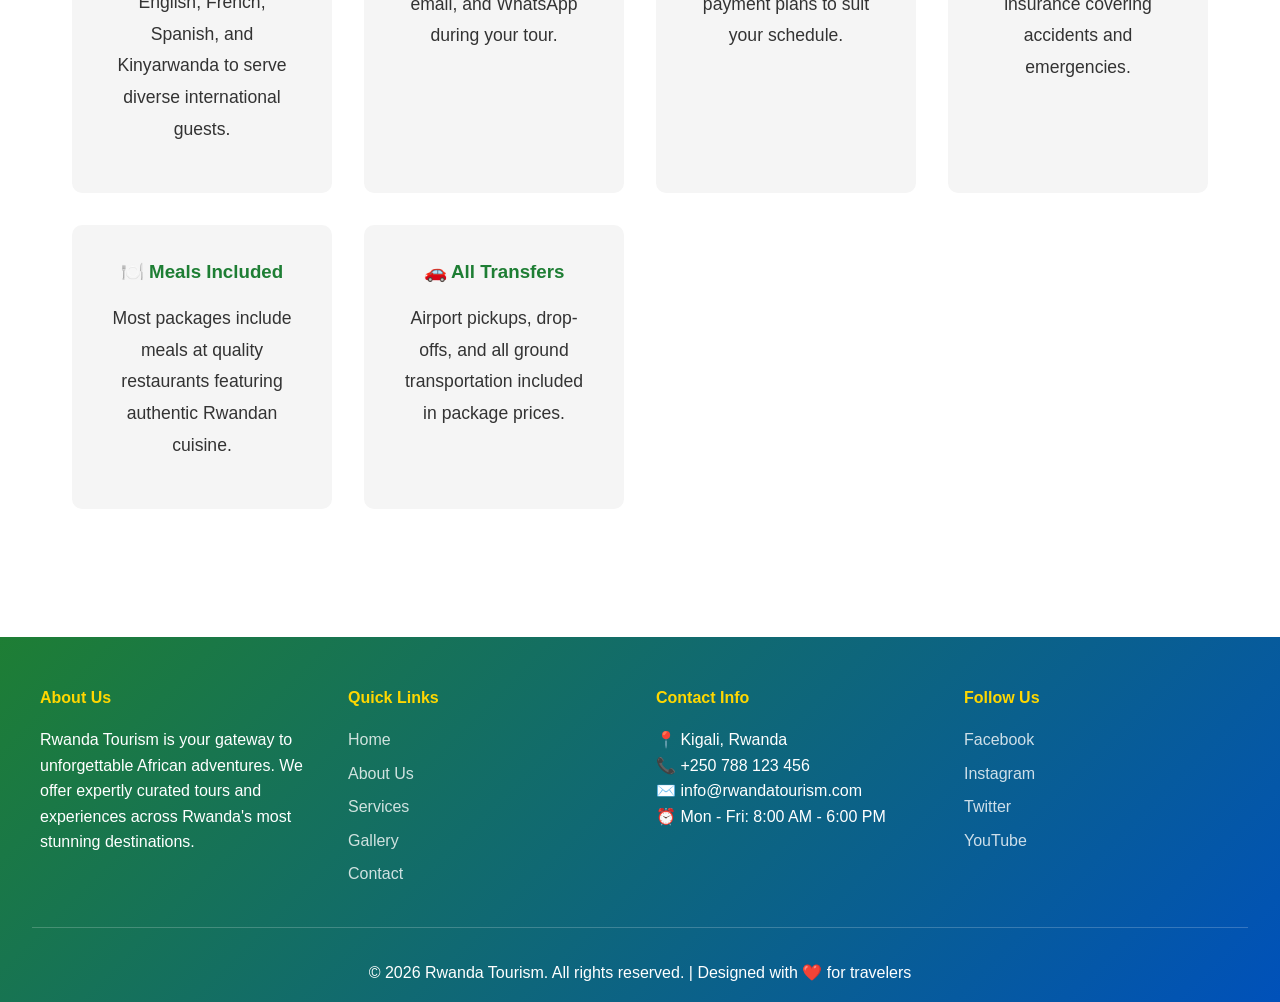
<file: Rwanda Tourism Website (25RP15629)/pages/services.html>
<!DOCTYPE html>
<html lang="en">
<head>
    <meta charset="UTF-8">
    <meta name="viewport" content="width=device-width, initial-scale=1.0">
    <title>Services - Rwanda Tourism</title>
    <link rel="stylesheet" href="../css/style.css">
</head>
<body>
    <!-- ========== HEADER & NAVIGATION ========== -->
    <header>
        <div class="navbar-container">
            <a href="../index.html" class="logo">
                <img src="../assets/pic1.jpg" alt="Rwanda Tourism Logo" class="logo-img">
                <span class="logo-text">Rwanda Tourism</span>
            </a>
            <nav>
                <ul>
                    <li><a href="../index.html">Home</a></li>
                    <li><a href="about.html">About Us</a></li>
                    <li><a href="services.html">Services</a></li>
                    <li><a href="gallery.html">Gallery</a></li>
                    <li><a href="blog.html">Blog</a></li>
                    <li><a href="report.html">Report</a></li>
                    <li><a href="contact.html">Contact</a></li>
                </ul>
            </nav>
            <button class="dark-mode-toggle">🌙 Dark Mode</button>
            <div class="hamburger">
                <span></span>
                <span></span>
                <span></span>
            </div>
        </div>
    </header>

    <!-- ========== MAIN CONTENT ========== -->
    <main>
        <section>
            <h2>What We Offer</h2>
            <p style="text-align: center; font-size: 1.1rem; max-width: 700px; margin: 0 auto 2rem;">
                We provide comprehensive tourism services tailored to create the perfect Rwanda experience for every traveler.
            </p>
            <div class="cards-grid">
                <div class="card">
                    <img src="../assets/pic23.jpg" alt="Gorilla Trekking">
                    <div class="card-content">
                        <h3>🦍 Gorilla Trekking Tours</h3>
                        <p>
                            Experience the world's most iconic wildlife encounter in Volcanoes National Park. 
                            Our expert guides lead you on a guided trek through misty forests to observe these magnificent creatures in their natural habitat.
                        </p>
                        <p><strong>Duration:</strong> 1-3 days | <strong>Price:</strong> $1,500 - $3,000</p>
                    </div>
                </div>
                <div class="card">
                    <img src="../assets/pic24.jpg" alt="Safari Tours">
                    <div class="card-content">
                        <h3>🦁 Safari Tours</h3>
                        <p>
                            Explore Akagera National Park and find lions, elephants, buffalo, and a variety of antelope species. 
                            Our safari packages include game drives, walking safaris, and birdwatching expeditions.
                        </p>
                        <p><strong>Duration:</strong> 2-4 days | <strong>Price:</strong> $800 - $1,800</p>
                    </div>
                </div>
                <div class="card">
                    <img src="../assets/pic25.jpg" alt="Lake Tours">
                    <div class="card-content">
                        <h3>💧 Lake & Water Tours</h3>
                        <p>
                            Relax on the shores of Lake Kivu or Lake Bunyonyi. Enjoy boat trips, fishing, island hopping, 
                            swimming, and lakeside picnics with stunning scenic views.
                        </p>
                        <p><strong>Duration:</strong> 1-2 days | <strong>Price:</strong> $300 - $800</p>
                    </div>
                </div>
                <div class="card">
                    <img src="../assets/pic26.jpg" alt="Forest Hikes">
                    <div class="card-content">
                        <h3>🌲 Forest & Nature Hikes</h3>
                        <p>
                            Trek through the lush Nyungwe Forest to spot golden monkeys and over 300 bird species. 
                            We also offer waterfall visits and forest canopy walks.
                        </p>
                        <p><strong>Duration:</strong> 1-2 days | <strong>Price:</strong> $400 - $1,000</p>
                    </div>
                </div>
                <div class="card">
                    <img src="../assets/pic27.jpg" alt="Cultural Tours">
                    <div class="card-content">
                        <h3>🎭 Cultural & Community Tours</h3>
                        <p>
                            Immerse yourself in Rwandan culture by visiting traditional villages, learning crafts, 
                            participating in cooking classes, and connecting with local communities.
                        </p>
                        <p><strong>Duration:</strong> 1 day | <strong>Price:</strong> $150 - $400</p>
                    </div>
                </div>
                <div class="card">
                    <img src="../assets/pic28.jpg" alt="Accommodation">
                    <div class="card-content">
                        <h3>🏨 Accommodation & Hospitality</h3>
                        <p>
                            We arrange luxury hotels, eco-lodges, budget guesthouses, and camping facilities 
                            across all regions of Rwanda to suit your preferences and budget.
                        </p>
                        <p><strong>Options:</strong> Luxury to Budget | <strong>Price:</strong> $50 - $500/night</p>
                    </div>
                </div>
                <div class="card">
                    <img src="../assets/pic29.jpg" alt="Private Tours">
                    <div class="card-content">
                        <h3>🚗 Private Tours & Transportation</h3>
                        <p>
                            Enjoy comfortable private vehicle tours with experienced drivers and guides. 
                            We handle all logistics so you can relax and enjoy your journey.
                        </p>
                        <p><strong>Duration:</strong> Flexible | <strong>Price:</strong> From $100/day</p>
                    </div>
                </div>
                <div class="card">
                    <img src="../assets/pic30.jpg" alt="Photography">
                    <div class="card-content">
                        <h3>📸 Photography & Art Tours</h3>
                        <p>
                            Perfect for photographers and artists! Our specialized tours focus on capturing stunning landscapes, 
                            wildlife, and cultural moments with expert guidance.
                        </p>
                        <p><strong>Duration:</strong> 2-7 days | <strong>Price:</strong> $1,200 - $2,500</p>
                    </div>
                </div>
            </div>
        </section>

        <section>
            <h2>Our Tour Packages</h2>
            <div class="cards-grid">
                <div class="card">
                    <img src="../assets/pic31.jpg" alt="Budget Package">
                    <div class="card-content">
                        <h3>🎒 Budget Explorer (3 Days)</h3>
                        <p>Perfect for travelers on a budget who want to experience Rwanda's highlights.</p>
                        <ul style="margin: 1rem 0; text-align: left;">
                            <li>✅ Lake Kivu relaxation</li>
                            <li>✅ Cultural village visit</li>
                            <li>✅ Budget accommodation</li>
                        </ul>
                        <p><strong>Price:</strong> $599 per person</p>
                    </div>
                </div>
                <div class="card">
                    <img src="../assets/pic32.jpg" alt="Standard Package">
                    <div class="card-content">
                        <h3>🌟 Standard Adventure (5 Days)</h3>
                        <p>A well-balanced tour including wildlife and nature experiences.</p>
                        <ul style="margin: 1rem 0; text-align: left;">
                            <li>✅ Akagera safari</li>
                            <li>✅ Nyungwe forest trek</li>
                            <li>✅ Mid-range accommodation</li>
                        </ul>
                        <p><strong>Price:</strong> $1,299 per person</p>
                    </div>
                </div>
                <div class="card">
                    <img src="../assets/pic33.jpg" alt="Premium Package">
                    <div class="card-content">
                        <h3>👑 Premium Luxury (7 Days)</h3>
                        <p>Our most comprehensive experience with all major attractions and luxury stays.</p>
                        <ul style="margin: 1rem 0; text-align: left;">
                            <li>✅ Gorilla trekking</li>
                            <li>✅ Safari & forest hikes</li>
                            <li>✅ Luxury accommodation</li>
                        </ul>
                        <p><strong>Price:</strong> $2,999 per person</p>
                    </div>
                </div>
            </div>
        </section>

        <section>
            <h2>Key Features of Our Services</h2>
            <div style="display: grid; grid-template-columns: repeat(auto-fit, minmax(250px, 1fr)); gap: 2rem;">
                <div style="background: var(--light-bg); padding: 2rem; border-radius: 10px; text-align: center;">
                    <h3 style="color: var(--primary-color); margin-bottom: 1rem;">🗣️ Multilingual Guides</h3>
                    <p>Our guides speak English, French, Spanish, and Kinyarwanda to serve diverse international guests.</p>
                </div>
                <div style="background: var(--light-bg); padding: 2rem; border-radius: 10px; text-align: center;">
                    <h3 style="color: var(--primary-color); margin-bottom: 1rem;">📱 Real-time Support</h3>
                    <p>24/7 customer support available via phone, email, and WhatsApp during your tour.</p>
                </div>
                <div style="background: var(--light-bg); padding: 2rem; border-radius: 10px; text-align: center;">
                    <h3 style="color: var(--primary-color); margin-bottom: 1rem;">🎯 Flexible Booking</h3>
                    <p>Easy cancellation policies and flexible payment plans to suit your schedule.</p>
                </div>
                <div style="background: var(--light-bg); padding: 2rem; border-radius: 10px; text-align: center;">
                    <h3 style="color: var(--primary-color); margin-bottom: 1rem;">🏥 Travel Insurance</h3>
                    <p>All tours include comprehensive travel insurance covering accidents and emergencies.</p>
                </div>
                <div style="background: var(--light-bg); padding: 2rem; border-radius: 10px; text-align: center;">
                    <h3 style="color: var(--primary-color); margin-bottom: 1rem;">🍽️ Meals Included</h3>
                    <p>Most packages include meals at quality restaurants featuring authentic Rwandan cuisine.</p>
                </div>
                <div style="background: var(--light-bg); padding: 2rem; border-radius: 10px; text-align: center;">
                    <h3 style="color: var(--primary-color); margin-bottom: 1rem;">🚗 All Transfers</h3>
                    <p>Airport pickups, drop-offs, and all ground transportation included in package prices.</p>
                </div>
            </div>
        </section>

    </main>

    <!-- ========== FOOTER ========== -->
    <footer>
        <div class="footer-container">
            <div class="footer-section">
                <h4>About Us</h4>
                <p>Rwanda Tourism is your gateway to unforgettable African adventures. We offer expertly curated tours and experiences across Rwanda's most stunning destinations.</p>
            </div>
            <div class="footer-section">
                <h4>Quick Links</h4>
                <ul>
                    <li><a href="../index.html">Home</a></li>
                    <li><a href="about.html">About Us</a></li>
                    <li><a href="services.html">Services</a></li>
                    <li><a href="gallery.html">Gallery</a></li>
                    <li><a href="contact.html">Contact</a></li>
                </ul>
            </div>
            <div class="footer-section">
                <h4>Contact Info</h4>
                <p>📍 Kigali, Rwanda</p>
                <p>📞 +250 788 123 456</p>
                <p>✉️ info@rwandatourism.com</p>
                <p>⏰ Mon - Fri: 8:00 AM - 6:00 PM</p>
            </div>
            <div class="footer-section">
                <h4>Follow Us</h4>
                <ul>
                    <li><a href="#">Facebook</a></li>
                    <li><a href="#">Instagram</a></li>
                    <li><a href="#">Twitter</a></li>
                    <li><a href="#">YouTube</a></li>
                </ul>
            </div>
        </div>
        <div class="footer-bottom">
            <p>&copy; 2026 Rwanda Tourism. All rights reserved. | Designed with ❤️ for travelers</p>
        </div>
    </footer>

    <script src="../js/script.js"></script>
</body>
</html>
</file>
<file: Rwanda Tourism Website (25RP15629)/css/style.css>
/* ============================================
   RWANDA TOURISM WEBSITE - MAIN STYLESHEET
   ============================================ */

/* ---- ROOT & GENERAL STYLES ---- */
:root {
  --primary-color: #1e7e34;
  --secondary-color: #gold;
  --accent-color: #0051ba;
  --text-color: #333;
  --light-bg: #f5f5f5;
  --white: #ffffff;
  --dark-bg: #1a1a1a;
}

* {
  margin: 0;
  padding: 0;
  box-sizing: border-box;
}

html {
  scroll-behavior: smooth;
}

body {
  font-family: 'Segoe UI', Tahoma, Geneva, Verdana, sans-serif;
  line-height: 1.6;
  color: var(--text-color);
  background-color: var(--white);
  transition: all 0.3s ease;
}

body.dark-mode {
  background-color: var(--dark-bg);
  color: #e0e0e0;
}

/* ---- HEADER & NAVIGATION ---- */
header {
  background: linear-gradient(135deg, var(--primary-color) 0%, var(--accent-color) 100%);
  color: white;
  padding: 1.5rem 0;
  position: sticky;
  top: 0;
  z-index: 1000;
  box-shadow: 0 2px 10px rgba(0, 0, 0, 0.1);
}

.navbar-container {
  display: flex;
  justify-content: space-between;
  align-items: center;
  max-width: 1200px;
  margin: 0 auto;
  padding: 1rem 2rem;
}

.logo {
  font-size: 1.8rem;
  font-weight: bold;
  letter-spacing: 1px;
  text-decoration: none;
  color: white;
  display: flex;
  align-items: center;
  gap: 0.8rem;
}

.logo-img {
  height: 50px;
  width: 50px;
  border-radius: 50%;
  object-fit: cover;
  border: 2px solid white;
}

.logo-text {
  font-size: 1.8rem;
  font-weight: bold;
  color: white;
}

.logo:hover .logo-text {
  color: #e0e0e0;
}

nav ul {
  display: flex;
  list-style: none;
  gap: 2rem;
}

nav a {
  color: white;
  text-decoration: none;
  font-weight: 500;
  transition: all 0.3s ease;
  position: relative;
}

nav a:hover {
  color: #ffd700;
  transform: translateY(-2px);
}

nav a::after {
  content: '';
  position: absolute;
  width: 0;
  height: 2px;
  bottom: -5px;
  left: 0;
  background: #ffd700;
  transition: width 0.3s ease;
}

nav a:hover::after {
  width: 100%;
}

/* Hamburger Menu */
.hamburger {
  display: none;
  flex-direction: column;
  cursor: pointer;
  gap: 0.4rem;
}

.hamburger span {
  width: 25px;
  height: 3px;
  background: white;
  transition: 0.3s ease;
  border-radius: 2px;
}

.hamburger.active span:nth-child(1) {
  transform: rotate(45deg) translate(10px, 10px);
}

.hamburger.active span:nth-child(2) {
  opacity: 0;
}

.hamburger.active span:nth-child(3) {
  transform: rotate(-45deg) translate(7px, -7px);
}

/* ---- HERO SECTION ---- */
.hero {
  position: relative;
  height: 600px;
  display: flex;
  align-items: center;
  justify-content: center;
  overflow: hidden;
  margin: 0;
  padding: 0;
  width: 100vw;
  margin-left: calc(-50vw + 50%);
  background: linear-gradient(rgba(0, 0, 0, 0.5), rgba(0, 0, 0, 0.5)), url('../assets/hero.jpg');
  background-position: center center;
  background-repeat: no-repeat;
  background-size: cover;
  color: white;
}

.hero-video {
  position: absolute;
  top: 0;
  left: 0;
  width: 100%;
  height: 100%;
  object-fit: cover;
  z-index: 1;
}

.hero-overlay {
  position: absolute;
  top: 0;
  left: 0;
  width: 100%;
  height: 100%;
  background: rgba(0, 0, 0, 0.4);
  z-index: 2;
}

.hero-content {
  position: relative;
  z-index: 3;
  text-align: center;
  color: white;
}

.hero-content h1 {
  font-size: 3.5rem;
  margin-bottom: 1rem;
  text-shadow: 2px 2px 8px rgba(0, 0, 0, 0.5);
}

.hero-content p {
  font-size: 1.5rem;
  margin-bottom: 2rem;
  text-shadow: 1px 1px 4px rgba(0, 0, 0, 0.5);
}

.cta-button {
  display: inline-block;
  background: #1e7e34;
  color: white;
  padding: 0.8rem 2rem;
  border: none;
  border-radius: 5px;
  cursor: pointer;
  font-size: 1.1rem;
  font-weight: bold;
  transition: background 0.3s ease;
}

.cta-button:hover {
  background: #0051ba;
  transform: translateY(-3px);
  box-shadow: 0 8px 15px rgba(0, 0, 0, 0.3);
}

/* ---- MAIN CONTENT SECTIONS ---- */
section {
  padding: 4rem 2rem;
  max-width: 1200px;
  margin: 0 auto;
}

section h2 {
  font-size: 2.5rem;
  margin-bottom: 2rem;
  text-align: center;
  color: var(--primary-color);
}

section p {
  font-size: 1.1rem;
  line-height: 1.8;
  margin-bottom: 1rem;
}

/* ---- CARDS LAYOUT ---- */
.cards-grid {
  display: grid;
  grid-template-columns: repeat(auto-fit, minmax(300px, 1fr));
  gap: 2rem;
  margin-top: 2rem;
}

.card {
  background: var(--white);
  border-radius: 10px;
  overflow: hidden;
  box-shadow: 0 4px 15px rgba(0, 0, 0, 0.1);
  transition: all 0.3s ease;
  border: 1px solid #e0e0e0;
}

.card:hover {
  transform: translateY(-10px);
  box-shadow: 0 12px 25px rgba(0, 0, 0, 0.2);
}

.card img {
  width: 100%;
  height: 250px;
  object-fit: cover;
}

.card-content {
  padding: 1.5rem;
}

.card-content h3 {
  color: var(--primary-color);
  margin-bottom: 0.5rem;
}

.card-content p {
  color: #666;
  font-size: 0.95rem;
}

/* ---- IMAGE SLIDER/CAROUSEL ---- */
.carousel-container {
  position: relative;
  max-width: 800px;
  margin: 2rem auto;
  border-radius: 10px;
  overflow: hidden;
  box-shadow: 0 4px 15px rgba(0, 0, 0, 0.2);
}

.carousel {
  position: relative;
  width: 100%;
  height: 400px;
  overflow: hidden;
}

.carousel-slide {
  display: none;
  width: 100%;
  height: 100%;
}

.carousel-slide.active {
  display: block;
  animation: fadeIn 0.5s ease;
}

.carousel-slide img {
  width: 100%;
  height: 100%;
  object-fit: cover;
}

.carousel-controls {
  position: absolute;
  bottom: 20px;
  left: 50%;
  transform: translateX(-50%);
  display: flex;
  gap: 10px;
}

.carousel-control {
  width: 12px;
  height: 12px;
  border-radius: 50%;
  background: rgba(255, 255, 255, 0.5);
  cursor: pointer;
  transition: all 0.3s ease;
}

.carousel-control.active {
  background: white;
  width: 30px;
  border-radius: 6px;
}

.carousel-btn {
  position: absolute;
  top: 50%;
  transform: translateY(-50%);
  background: rgba(0, 0, 0, 0.5);
  color: white;
  border: none;
  padding: 1rem;
  cursor: pointer;
  font-size: 1.2rem;
  transition: all 0.3s ease;
  z-index: 10;
}

.carousel-btn:hover {
  background: rgba(0, 0, 0, 0.8);
}

.carousel-btn.prev {
  left: 10px;
}

.carousel-btn.next {
  right: 10px;
}

/* ---- FORM STYLING ---- */
.contact-form {
  max-width: 600px;
  margin: 2rem auto;
  background: var(--light-bg);
  padding: 2rem;
  border-radius: 10px;
}

.form-group {
  margin-bottom: 1.5rem;
}

.form-group label {
  display: block;
  margin-bottom: 0.5rem;
  font-weight: 600;
  color: var(--primary-color);
}

.form-group input,
.form-group textarea,
.form-group select {
  width: 100%;
  padding: 0.8rem;
  border: 2px solid #ddd;
  border-radius: 5px;
  font-size: 1rem;
  font-family: inherit;
  transition: all 0.3s ease;
}

.form-group input:focus,
.form-group textarea:focus,
.form-group select:focus {
  outline: none;
  border-color: var(--primary-color);
  background: white;
  box-shadow: 0 0 5px rgba(30, 126, 52, 0.2);
}

.form-group textarea {
  resize: vertical;
  min-height: 120px;
}

.error-message {
  color: #e74c3c;
  font-size: 0.85rem;
  margin-top: 0.3rem;
  display: none;
}

.form-group.error input,
.form-group.error textarea {
  border-color: #e74c3c;
  background: #fcf3f3;
}

.form-group.error .error-message {
  display: block;
}

/* ---- MODAL POPUP ---- */
.modal {
  display: none;
  position: fixed;
  top: 0;
  left: 0;
  width: 100%;
  height: 100%;
  background: rgba(0, 0, 0, 0.7);
  z-index: 2000;
  justify-content: center;
  align-items: center;
  animation: fadeIn 0.3s ease;
}

.modal.active {
  display: flex;
}

.modal-content {
  background: white;
  padding: 2rem;
  border-radius: 10px;
  max-width: 500px;
  width: 90%;
  box-shadow: 0 4px 20px rgba(0, 0, 0, 0.3);
}

.modal-close {
  float: right;
  font-size: 1.8rem;
  font-weight: bold;
  cursor: pointer;
  color: #666;
  transition: color 0.3s ease;
}

.modal-close:hover {
  color: #000;
}

/* ---- GALLERY ---- */
.gallery {
  display: grid;
  grid-template-columns: repeat(auto-fit, minmax(250px, 1fr));
  gap: 1.5rem;
  margin-top: 2rem;
}

.gallery-item {
  position: relative;
  overflow: hidden;
  border-radius: 10px;
  box-shadow: 0 4px 15px rgba(0, 0, 0, 0.1);
  cursor: pointer;
}

.gallery-item img {
  width: 100%;
  height: 280px;
  object-fit: cover;
  transition: transform 0.3s ease;
}

.gallery-item:hover img {
  transform: scale(1.1);
}

.gallery-overlay {
  position: absolute;
  top: 0;
  left: 0;
  width: 100%;
  height: 100%;
  background: rgba(30, 126, 52, 0.8);
  display: flex;
  align-items: center;
  justify-content: center;
  opacity: 0;
  transition: opacity 0.3s ease;
}

.gallery-item:hover .gallery-overlay {
  opacity: 1;
}

.gallery-overlay p {
  color: white;
  text-align: center;
}

/* ---- FOOTER ---- */
footer {
  background: linear-gradient(135deg, var(--primary-color) 0%, var(--accent-color) 100%);
  color: white;
  padding: 3rem 2rem 1rem;
  margin-top: 4rem;
}

.footer-container {
  max-width: 1200px;
  margin: 0 auto;
  display: grid;
  grid-template-columns: repeat(auto-fit, minmax(250px, 1fr));
  gap: 2rem;
  margin-bottom: 2rem;
}

.footer-section h4 {
  margin-bottom: 1rem;
  color: #ffd700;
}

.footer-section ul {
  list-style: none;
}

.footer-section ul li {
  margin-bottom: 0.5rem;
}

.footer-section a {
  color: rgba(255, 255, 255, 0.8);
  text-decoration: none;
  transition: color 0.3s ease;
}

.footer-section a:hover {
  color: #ffd700;
}

.footer-bottom {
  text-align: center;
  border-top: 1px solid rgba(255, 255, 255, 0.2);
  padding-top: 2rem;
  margin-top: 2rem;
}

/* ---- BLOG/NEWS STYLING ---- */
.blog-post {
  background: var(--white);
  margin-bottom: 2rem;
  border-radius: 10px;
  overflow: hidden;
  box-shadow: 0 4px 15px rgba(0, 0, 0, 0.1);
  display: grid;
  grid-template-columns: 1fr 1fr;
  gap: 0;
}

.blog-post-image {
  width: 100%;
  height: 300px;
  object-fit: cover;
}

.blog-post-content {
  padding: 2rem;
}

.blog-post-meta {
  color: var(--primary-color);
  font-size: 0.9rem;
  margin-bottom: 0.5rem;
}

.blog-post h3 {
  color: var(--primary-color);
  margin-bottom: 1rem;
}

.read-more {
  color: var(--primary-color);
  text-decoration: none;
  font-weight: bold;
  transition: all 0.3s ease;
}

.read-more:hover {
  color: var(--accent-color);
  text-decoration: underline;
}

/* ---- DARK MODE TOGGLE ---- */
.dark-mode-toggle {
  background: rgba(255, 255, 255, 0.3);
  border: none;
  color: white;
  padding: 0.5rem 1rem;
  border-radius: 50px;
  cursor: pointer;
  font-size: 1rem;
  transition: all 0.3s ease;
}

.dark-mode-toggle:hover {
  background: rgba(255, 255, 255, 0.5);
  transform: scale(1.1);
}

/* ---- ANIMATIONS ---- */
@keyframes slideDown {
  from {
    opacity: 0;
    transform: translateY(-30px);
  }
  to {
    opacity: 1;
    transform: translateY(0);
  }
}

@keyframes slideUp {
  from {
    opacity: 0;
    transform: translateY(30px);
  }
  to {
    opacity: 1;
    transform: translateY(0);
  }
}

@keyframes fadeIn {
  from {
    opacity: 0;
  }
  to {
    opacity: 1;
  }
}

@keyframes pulse {
  0%, 100% {
    opacity: 1;
  }
  50% {
    opacity: 0.5;
  }
}

/* ---- RESPONSIVE DESIGN ---- */
@media (max-width: 768px) {
  nav ul {
    display: none;
    position: absolute;
    top: 70px;
    right: 0;
    flex-direction: column;
    background: var(--primary-color);
    width: 100%;
    gap: 0;
    padding: 1rem 0;
  }

  nav ul.active {
    display: flex;
  }

  nav a {
    padding: 0.8rem 1.5rem;
    display: block;
    border-bottom: 1px solid rgba(255, 255, 255, 0.1);
  }

  .hamburger {
    display: flex;
  }

  .hero-content h1 {
    font-size: 2rem;
  }

  .hero-content p {
    font-size: 1rem;
  }

  .blog-post {
    grid-template-columns: 1fr;
  }

  .cards-grid {
    grid-template-columns: 1fr;
  }

  section {
    padding: 2rem 1rem;
  }

  section h2 {
    font-size: 1.8rem;
  }
}

@media (max-width: 480px) {
  .hero-content h1 {
    font-size: 1.5rem;
  }

  .hero {
    height: 300px;
  }

  .navbar-container {
    padding: 0 1rem;
  }

  .logo {
    font-size: 1.3rem;
  }

  .modal-content {
    padding: 1.5rem;
  }

  .contact-form {
    padding: 1.5rem;
  }
}

/* ---- UTILITY CLASSES ---- */
.text-center {
  text-align: center;
}

.margin-top {
  margin-top: 2rem;
}

.margin-bottom {
  margin-bottom: 2rem;
}
</file>
